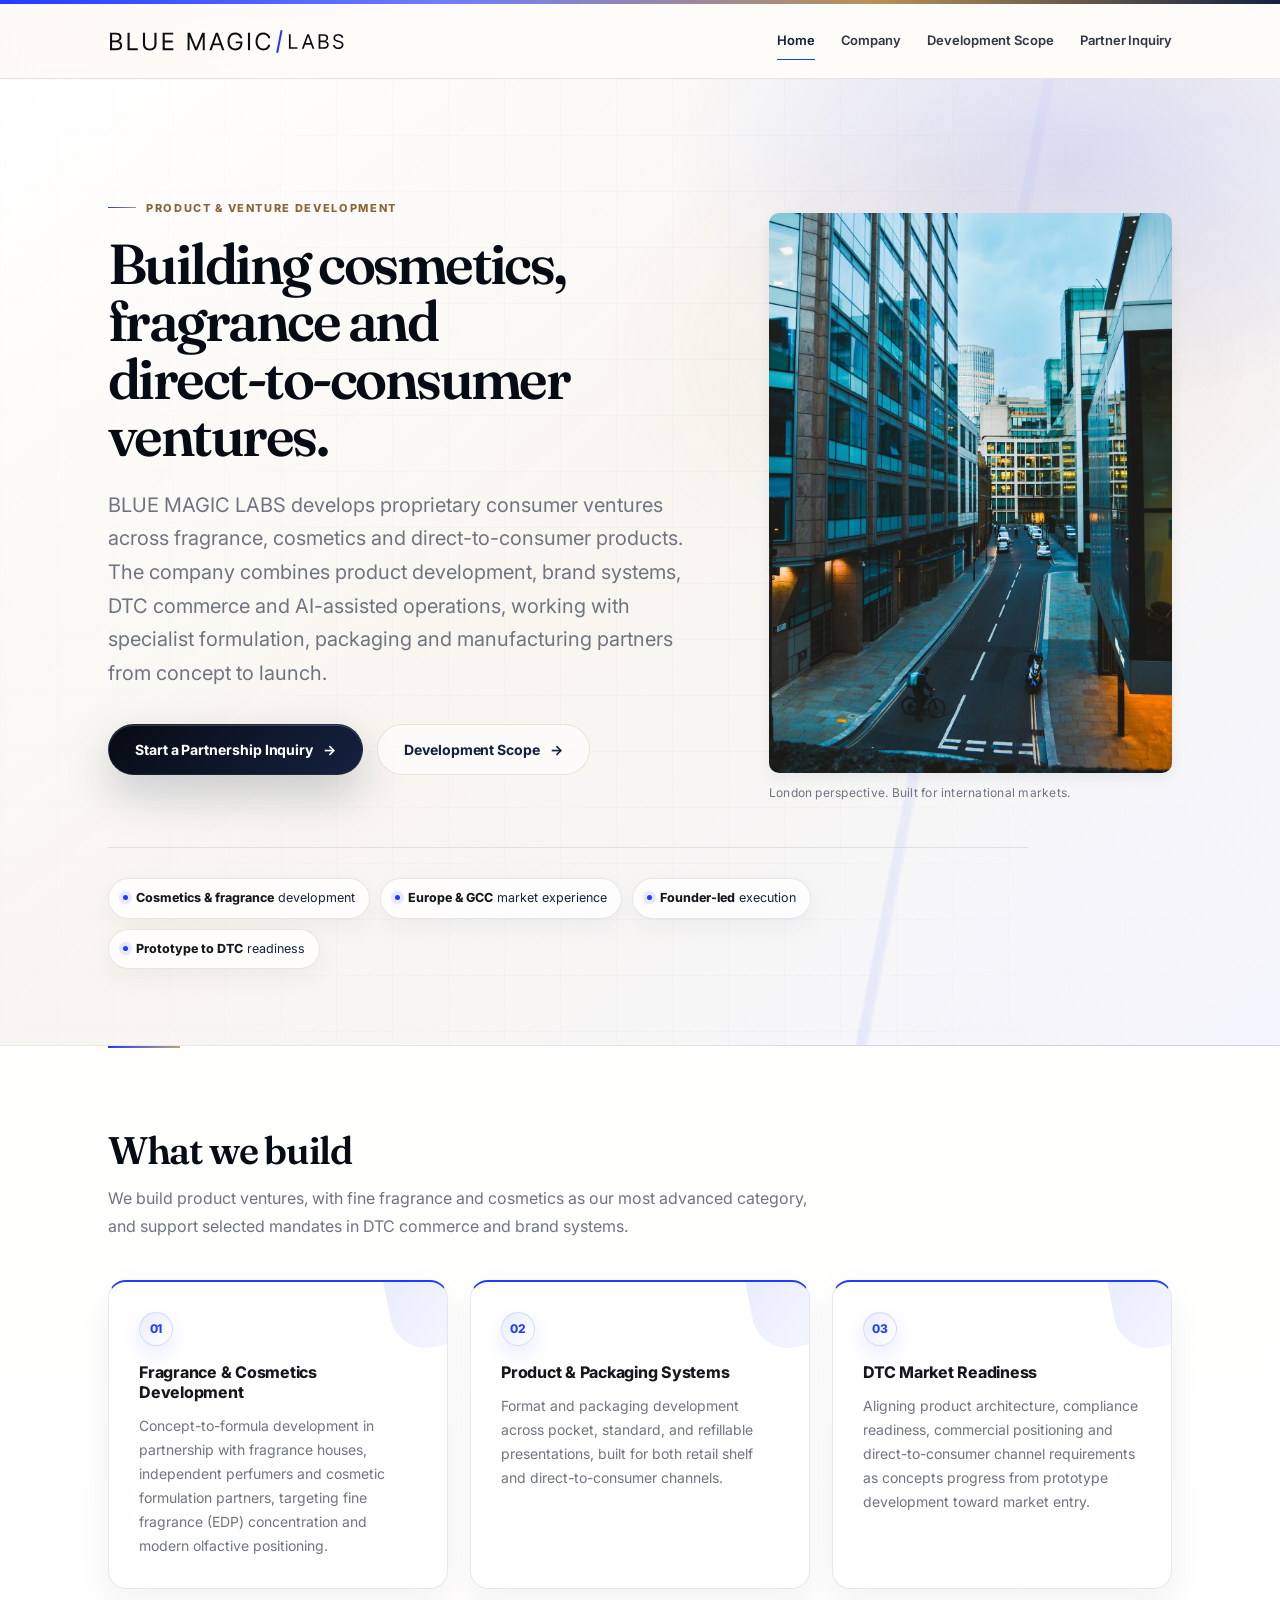
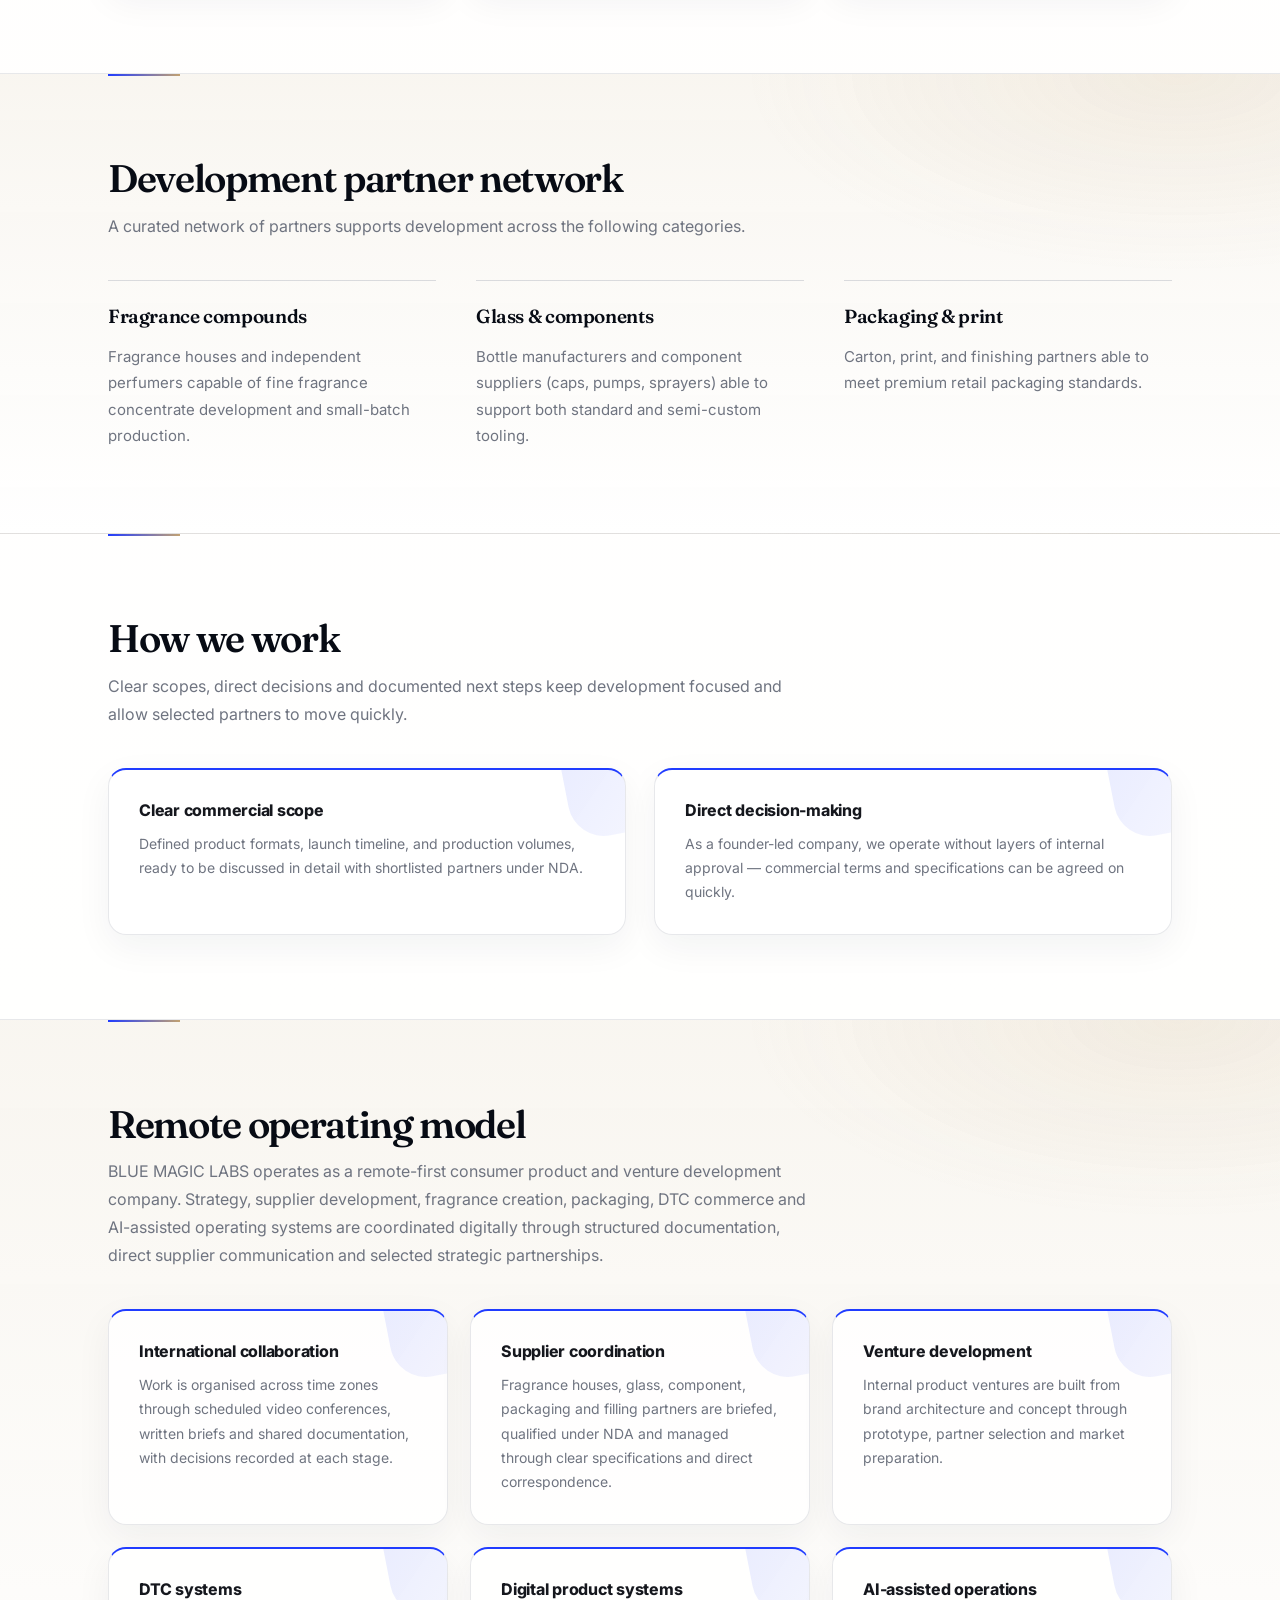
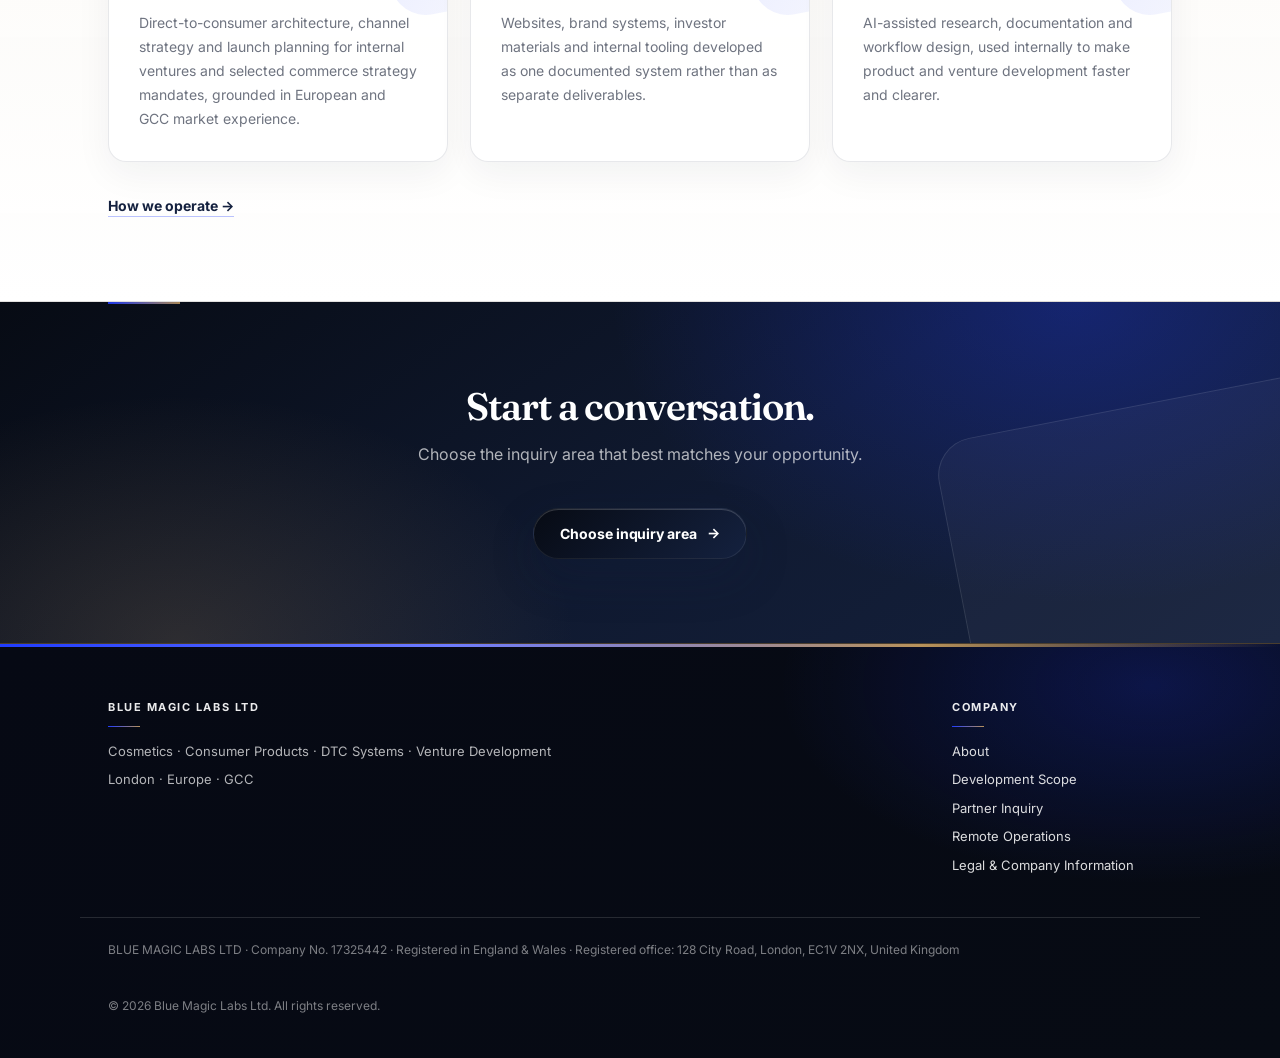
<file: index.html>
<!DOCTYPE html>
<html lang="en">
<head>
<meta charset="UTF-8">
<meta name="viewport" content="width=device-width, initial-scale=1.0">
<title>Blue Magic Labs Ltd — Venture Development for Cosmetics, Fragrance &amp; DTC Brands</title>
<meta name="description" content="UK-registered, remote-first product and venture development company for cosmetics, fragrance and direct-to-consumer brands.">
<link rel="canonical" href="https://bluemagic-labs.com/">
<meta property="og:type" content="website">
<meta property="og:site_name" content="Blue Magic Labs Ltd">
<meta property="og:title" content="Blue Magic Labs Ltd — Venture Development for Cosmetics, Fragrance &amp; DTC Brands">
<meta property="og:description" content="UK-registered, remote-first product and venture development company for cosmetics, fragrance and direct-to-consumer brands.">
<meta property="og:url" content="https://bluemagic-labs.com/">
<meta property="og:image" content="https://bluemagic-labs.com/assets/brand/blue-magic-labs-social-avatar-512.png">
<link rel="preconnect" href="https://fonts.googleapis.com">
<link href="https://fonts.googleapis.com/css2?family=Inter:wght@400;500;600;700&family=Fraunces:opsz,wght@9..144,500;9..144,600&display=swap" rel="stylesheet">
<link rel="stylesheet" href="css/style.css">
<link rel="icon" href="assets/brand/blue-magic-labs-favicon.svg" type="image/svg+xml">
<link rel="icon" href="assets/brand/blue-magic-labs-favicon-48.png" sizes="48x48" type="image/png">
<link rel="icon" href="assets/brand/blue-magic-labs-favicon-32.png" sizes="32x32" type="image/png">
<link rel="icon" href="assets/brand/blue-magic-labs-favicon-16.png" sizes="16x16" type="image/png">
<link rel="apple-touch-icon" href="assets/brand/apple-touch-icon.png" sizes="180x180">
<meta name="theme-color" content="#0E1630">
<script type="application/ld+json">
{
  "@context": "https://schema.org",
  "@type": "Organization",
  "name": "Blue Magic Labs Ltd",
  "legalName": "BLUE MAGIC LABS LTD",
  "url": "https://bluemagic-labs.com/",
  "logo": "https://bluemagic-labs.com/assets/brand/blue-magic-labs-social-avatar-512.png",
  "email": "partners@bluemagic-labs.com",
  "identifier": {
    "@type": "PropertyValue",
    "propertyID": "Companies House company number",
    "value": "17325442"
  },
  "foundingDate": "2026-07-07",
  "address": {
    "@type": "PostalAddress",
    "streetAddress": "128 City Road",
    "addressLocality": "London",
    "postalCode": "EC1V 2NX",
    "addressCountry": "GB"
  }
}
</script>
</head>
<body>
<div class="accent-bar"></div>

<header class="site">
  <div class="wrap nav-row">
    <a href="index.html" class="header-logo">
      <picture>
        <source media="(max-width: 760px)" srcset="assets/brand/blue-magic-labs-social-avatar-512.png">
        <img src="assets/brand/blue-magic-labs-header-light.svg" alt="Blue Magic Labs" width="238" height="27" loading="eager">
      </picture>
    </a>
    <button type="button" class="nav-toggle" aria-label="Open menu" aria-expanded="false" aria-controls="primary-navigation">
      <span class="nav-toggle-bar"></span>
      <span class="nav-toggle-bar"></span>
      <span class="nav-toggle-bar"></span>
    </button>
    <nav class="main" id="primary-navigation">
      <a href="index.html" class="current">Home</a>
      <a href="company.html">Company</a>
      <a href="capabilities.html">Development Scope</a>
      <a href="contact.html">Partner Inquiry</a>
    </nav>
  </div>
</header>

<section class="hero hero-london">
  <div class="wrap">
    <div class="hero-london-grid">
      <div class="hero-london-copy">
        <div class="eyebrow">Product &amp; Venture Development</div>
        <h1>Building cosmetics, fragrance and <span class="nowrap-desktop">direct-to-consumer</span> ventures.</h1>
        <p class="lede">BLUE MAGIC LABS develops proprietary consumer ventures across fragrance, cosmetics and direct-to-consumer products. The company combines product development, brand systems, DTC commerce and AI-assisted operations, working with specialist formulation, packaging and manufacturing partners from concept to launch.</p>

        <div class="hero-ctas">
          <a href="contact.html" class="btn">Start a Partnership Inquiry</a>
          <a href="capabilities.html" class="btn ghost">Development Scope</a>
        </div>
      </div>
      <div class="hero-london-media">
        <img class="hero-london-photo" src="assets/london-city-content.jpg" alt="Modern commercial architecture and street life in London">
        <p class="hero-london-caption">London perspective. Built for international markets.</p>
      </div>
    </div>

    <div class="facts">
      <div><strong>Cosmetics &amp; fragrance</strong> development</div>
      <div><strong>Europe &amp; GCC</strong> market experience</div>
      <div><strong>Founder-led</strong> execution</div>
      <div><strong>Prototype to DTC</strong> readiness</div>
    </div>
  </div>
</section>

<section class="block">
  <div class="wrap">
    <h2>What we build</h2>
    <p class="section-intro">We build product ventures, with fine fragrance and cosmetics as our most advanced category, and support selected mandates in DTC commerce and brand systems.</p>
    <div class="grid-3">
      <div class="card accent-blue">
        <span class="num">01</span>
        <h3>Fragrance &amp; Cosmetics Development</h3>
        <p>Concept-to-formula development in partnership with fragrance houses, independent perfumers and cosmetic formulation partners, targeting fine fragrance (EDP) concentration and modern olfactive positioning.</p>
      </div>
      <div class="card accent-blue">
        <span class="num">02</span>
        <h3>Product &amp; Packaging Systems</h3>
        <p>Format and packaging development across pocket, standard, and refillable presentations, built for both retail shelf and direct-to-consumer channels.</p>
      </div>
      <div class="card accent-blue">
        <span class="num">03</span>
        <h3>DTC Market Readiness</h3>
        <p>Aligning product architecture, compliance readiness, commercial positioning and direct-to-consumer channel requirements as concepts progress from prototype development toward market entry.</p>
      </div>
    </div>
  </div>
</section>

<section class="block soft">
  <div class="wrap">
    <h2>Development partner network</h2>
    <p class="section-intro">A curated network of partners supports development across the following categories.</p>
    <div class="partner-grid">
      <div class="partner-item">
        <h3>Fragrance compounds</h3>
        <p>Fragrance houses and independent perfumers capable of fine fragrance concentrate development and small-batch production.</p>
      </div>
      <div class="partner-item">
        <h3>Glass &amp; components</h3>
        <p>Bottle manufacturers and component suppliers (caps, pumps, sprayers) able to support both standard and semi-custom tooling.</p>
      </div>
      <div class="partner-item">
        <h3>Packaging &amp; print</h3>
        <p>Carton, print, and finishing partners able to meet premium retail packaging standards.</p>
      </div>
    </div>
  </div>
</section>

<section class="block">
  <div class="wrap">
    <h2>How we work</h2>
    <p class="section-intro">Clear scopes, direct decisions and documented next steps keep development focused and allow selected partners to move quickly.</p>
    <div class="grid-2">
      <div class="card accent-blue">
        <h3>Clear commercial scope</h3>
        <p>Defined product formats, launch timeline, and production volumes, ready to be discussed in detail with shortlisted partners under NDA.</p>
      </div>
      <div class="card accent-blue">
        <h3>Direct decision-making</h3>
        <p>As a founder-led company, we operate without layers of internal approval — commercial terms and specifications can be agreed on quickly.</p>
      </div>
    </div>
  </div>
</section>

<section class="block soft" id="remote-operating-model">
  <div class="wrap">
    <h2>Remote operating model</h2>
    <p class="section-intro">BLUE MAGIC LABS operates as a remote-first consumer product and venture development company. Strategy, supplier development, fragrance creation, packaging, DTC commerce and AI-assisted operating systems are coordinated digitally through structured documentation, direct supplier communication and selected strategic partnerships.</p>
    <div class="grid-3">
      <div class="card accent-blue">
        <h3>International collaboration</h3>
        <p>Work is organised across time zones through scheduled video conferences, written briefs and shared documentation, with decisions recorded at each stage.</p>
      </div>
      <div class="card accent-blue">
        <h3>Supplier coordination</h3>
        <p>Fragrance houses, glass, component, packaging and filling partners are briefed, qualified under NDA and managed through clear specifications and direct correspondence.</p>
      </div>
      <div class="card accent-blue">
        <h3>Venture development</h3>
        <p>Internal product ventures are built from brand architecture and concept through prototype, partner selection and market preparation.</p>
      </div>
      <div class="card accent-blue">
        <h3>DTC systems</h3>
        <p>Direct-to-consumer architecture, channel strategy and launch planning for internal ventures and selected commerce strategy mandates, grounded in European and GCC market experience.</p>
      </div>
      <div class="card accent-blue">
        <h3>Digital product systems</h3>
        <p>Websites, brand systems, investor materials and internal tooling developed as one documented system rather than as separate deliverables.</p>
      </div>
      <div class="card accent-blue">
        <h3>AI-assisted operations</h3>
        <p>AI-assisted research, documentation and workflow design, used internally to make product and venture development faster and clearer.</p>
      </div>
    </div>
    <p class="section-link"><a href="remote-operations.html">How we operate&nbsp;&rarr;</a></p>
  </div>
</section>

<section class="block dark">
  <div class="wrap" style="text-align:center;">
    <h2>Start a conversation.</h2>
    <p class="section-intro" style="margin-left:auto;margin-right:auto;">Choose the inquiry area that best matches your opportunity.</p>
    <a href="contact.html" class="btn">Choose inquiry area</a>
  </div>
</section>

<footer class="site">
  <div class="wrap">
    <div class="col">
      <h4>Blue Magic Labs Ltd</h4>
      <div>Cosmetics · Consumer Products · DTC Systems · Venture Development</div>
      <div>London · Europe · GCC</div>
    </div>
    <div class="col">
      <h4>Company</h4>
      <div><a href="company.html">About</a></div>
      <div><a href="capabilities.html">Development Scope</a></div>
      <div><a href="contact.html">Partner Inquiry</a></div>
      <div><a href="remote-operations.html">Remote Operations</a></div>
      <div><a href="legal.html">Legal &amp; Company Information</a></div>
    </div>
  </div>
  <div class="wrap bottom">
    <div class="legal-line">BLUE MAGIC LABS LTD · Company No. 17325442 · Registered in England &amp; Wales · Registered office: 128 City Road, London, EC1V 2NX, United Kingdom</div>
    <div>© 2026 Blue Magic Labs Ltd. All rights reserved.</div>
  </div>
</footer>

<script src="js/nav.js" defer></script>
</body>
</html>
</file>
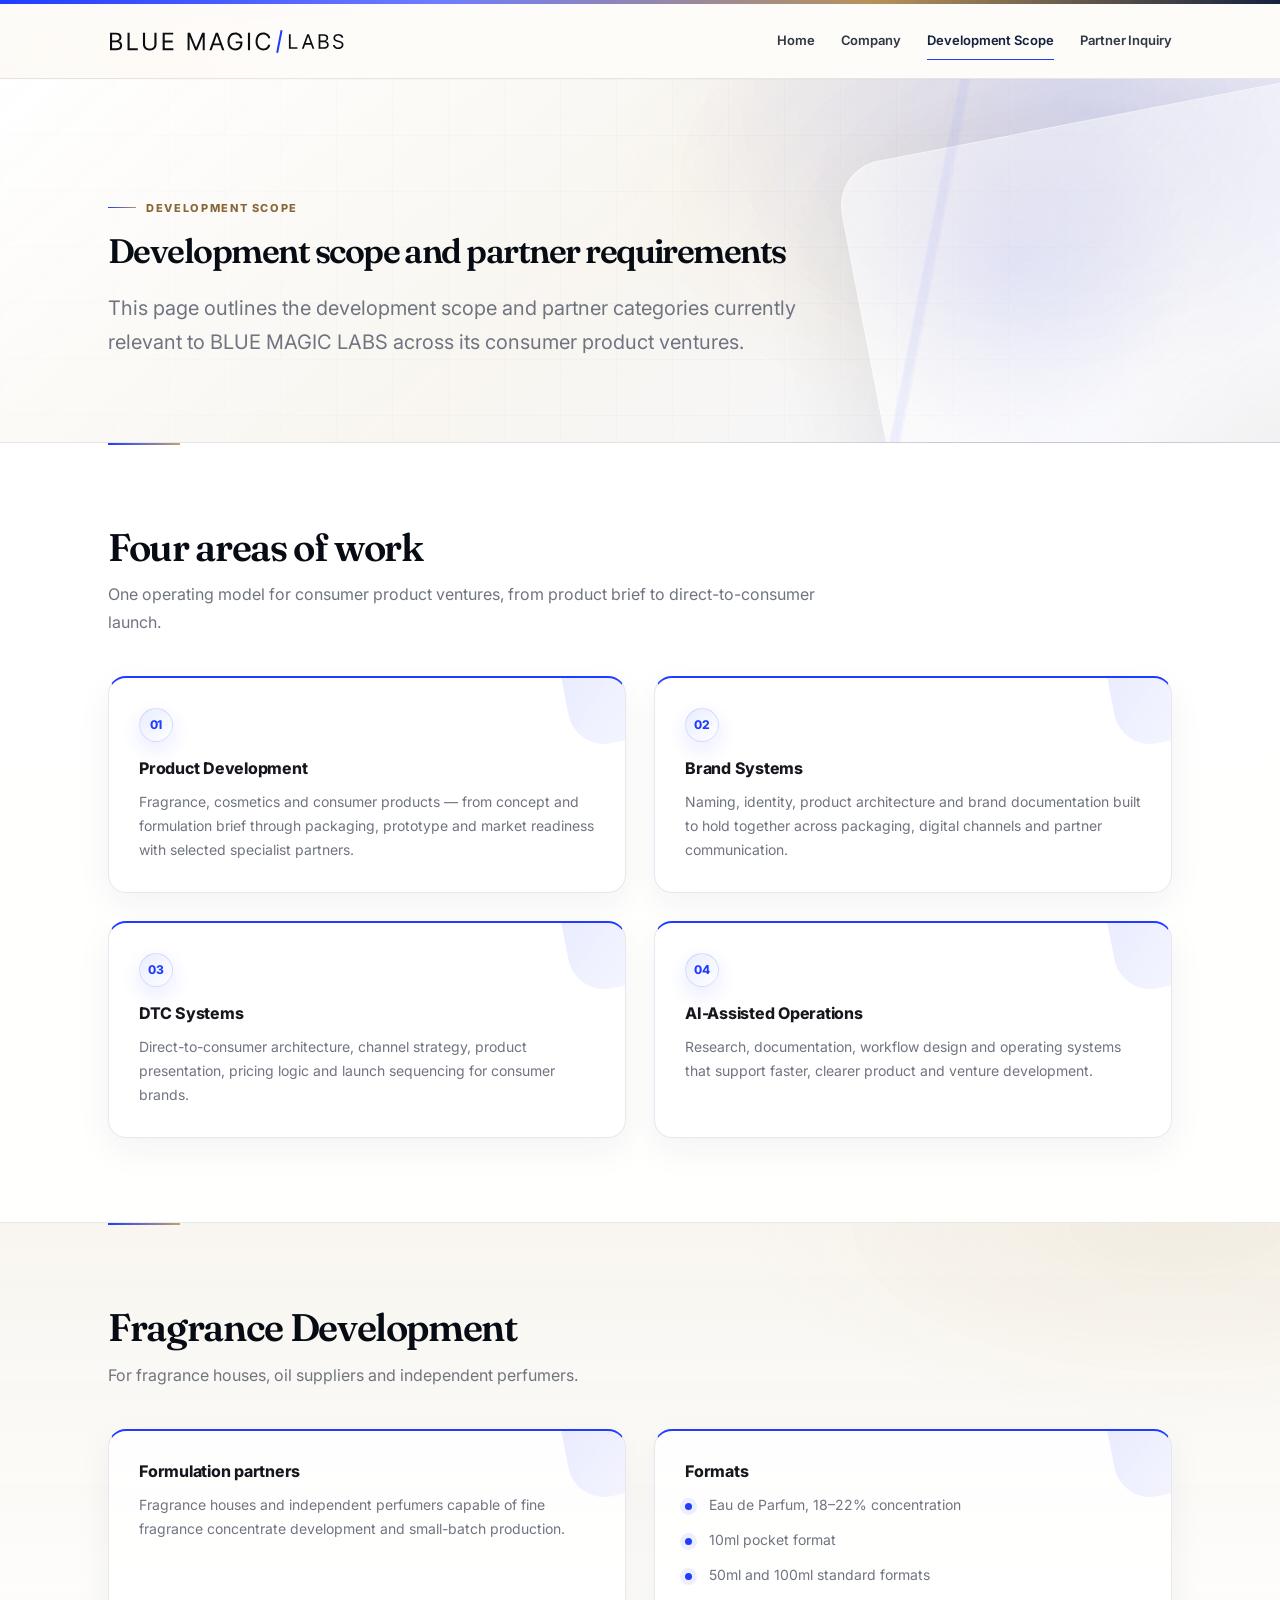
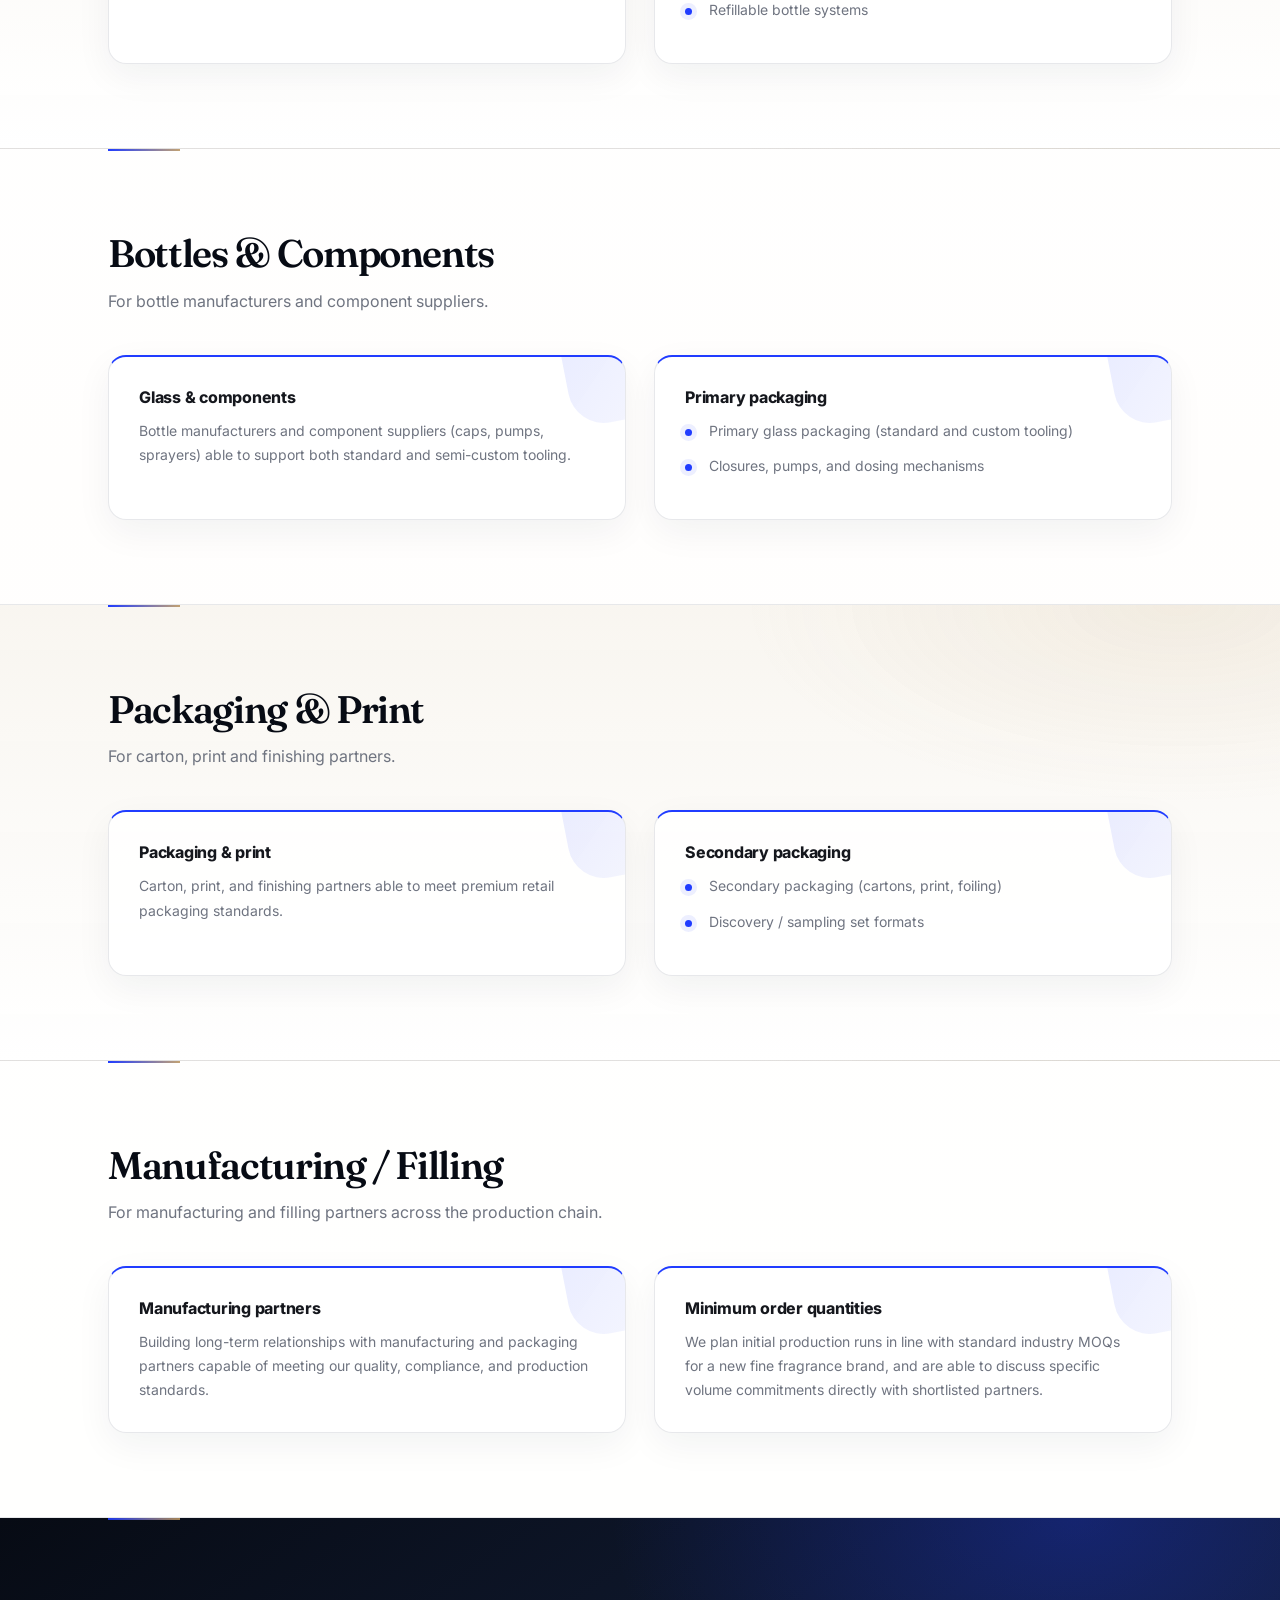
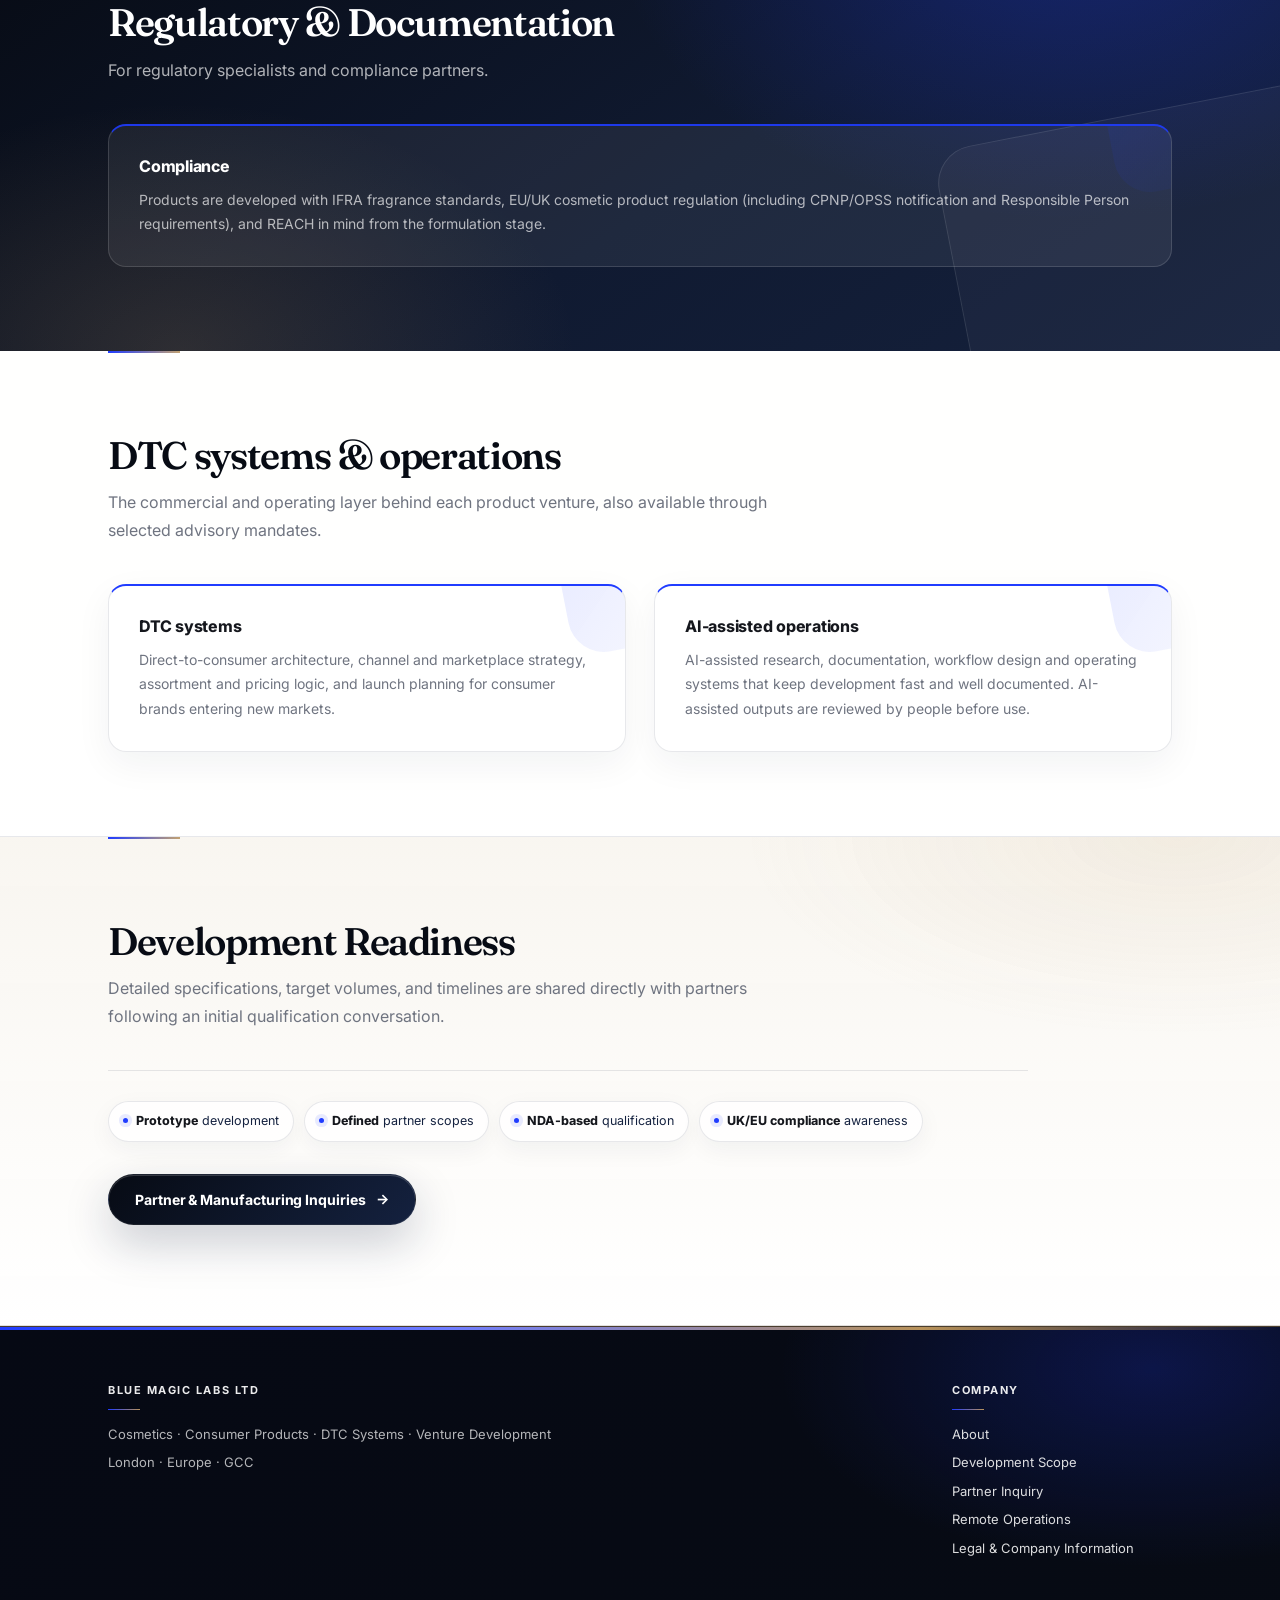
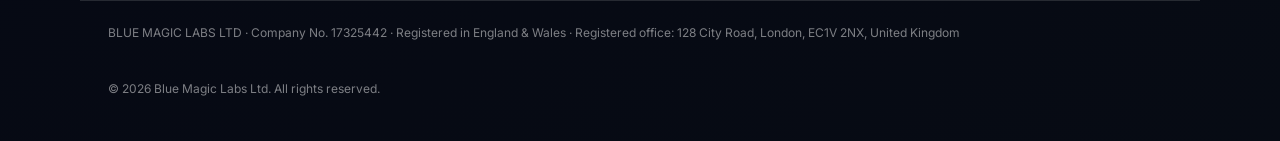
<file: capabilities.html>
<!DOCTYPE html>
<html lang="en">
<head>
<meta charset="UTF-8">
<meta name="viewport" content="width=device-width, initial-scale=1.0">
<title>Development Scope — Blue Magic Labs Ltd</title>
<meta name="description" content="Product development, brand systems, DTC systems and AI-assisted operations — plus formats, sourcing scope and compliance standards for manufacturing partners.">
<link rel="canonical" href="https://bluemagic-labs.com/capabilities">
<meta property="og:type" content="website">
<meta property="og:site_name" content="Blue Magic Labs Ltd">
<meta property="og:title" content="Development Scope — Blue Magic Labs Ltd">
<meta property="og:description" content="Product development, brand systems, DTC systems and AI-assisted operations — plus formats, sourcing scope and compliance standards for manufacturing partners.">
<meta property="og:url" content="https://bluemagic-labs.com/capabilities">
<meta property="og:image" content="https://bluemagic-labs.com/assets/brand/blue-magic-labs-social-avatar-512.png">
<link rel="preconnect" href="https://fonts.googleapis.com">
<link href="https://fonts.googleapis.com/css2?family=Inter:wght@400;500;600;700&family=Fraunces:opsz,wght@9..144,500;9..144,600&display=swap" rel="stylesheet">
<link rel="stylesheet" href="css/style.css">
<link rel="icon" href="assets/brand/blue-magic-labs-favicon.svg" type="image/svg+xml">
<link rel="icon" href="assets/brand/blue-magic-labs-favicon-48.png" sizes="48x48" type="image/png">
<link rel="icon" href="assets/brand/blue-magic-labs-favicon-32.png" sizes="32x32" type="image/png">
<link rel="icon" href="assets/brand/blue-magic-labs-favicon-16.png" sizes="16x16" type="image/png">
<link rel="apple-touch-icon" href="assets/brand/apple-touch-icon.png" sizes="180x180">
<meta name="theme-color" content="#0E1630">
</head>
<body>
<div class="accent-bar"></div>

<header class="site">
  <div class="wrap nav-row">
    <a href="index.html" class="header-logo">
      <picture>
        <source media="(max-width: 760px)" srcset="assets/brand/blue-magic-labs-social-avatar-512.png">
        <img src="assets/brand/blue-magic-labs-header-light.svg" alt="Blue Magic Labs" width="238" height="27" loading="eager">
      </picture>
    </a>
    <button type="button" class="nav-toggle" aria-label="Open menu" aria-expanded="false" aria-controls="primary-navigation">
      <span class="nav-toggle-bar"></span>
      <span class="nav-toggle-bar"></span>
      <span class="nav-toggle-bar"></span>
    </button>
    <nav class="main" id="primary-navigation">
      <a href="index.html">Home</a>
      <a href="company.html">Company</a>
      <a href="capabilities.html" class="current">Development Scope</a>
      <a href="contact.html">Partner Inquiry</a>
    </nav>
  </div>
</header>

<section class="hero" style="padding-bottom:48px;">
  <div class="wrap">
    <div class="eyebrow">Development Scope</div>
    <h1 style="font-size:34px;">Development scope and partner requirements</h1>
    <p class="lede">This page outlines the development scope and partner categories currently relevant to BLUE MAGIC LABS across its consumer product ventures.</p>
  </div>
</section>

<section class="block" id="areas-of-work">
  <div class="wrap">
    <h2>Four areas of work</h2>
    <p class="section-intro">One operating model for consumer product ventures, from product brief to direct-to-consumer launch.</p>
    <div class="grid-2">
      <div class="card accent-blue">
        <span class="num">01</span>
        <h3>Product Development</h3>
        <p>Fragrance, cosmetics and consumer products — from concept and formulation brief through packaging, prototype and market readiness with selected specialist partners.</p>
      </div>
      <div class="card accent-blue">
        <span class="num">02</span>
        <h3>Brand Systems</h3>
        <p>Naming, identity, product architecture and brand documentation built to hold together across packaging, digital channels and partner communication.</p>
      </div>
      <div class="card accent-blue">
        <span class="num">03</span>
        <h3>DTC Systems</h3>
        <p>Direct-to-consumer architecture, channel strategy, product presentation, pricing logic and launch sequencing for consumer brands.</p>
      </div>
      <div class="card accent-blue">
        <span class="num">04</span>
        <h3>AI-Assisted Operations</h3>
        <p>Research, documentation, workflow design and operating systems that support faster, clearer product and venture development.</p>
      </div>
    </div>
  </div>
</section>

<section class="block soft" id="fragrance-development">
  <div class="wrap">
    <h2>Fragrance Development</h2>
    <p class="section-intro">For fragrance houses, oil suppliers and independent perfumers.</p>
    <div class="grid-2">
      <div class="card accent-blue">
        <h3>Formulation partners</h3>
        <p>Fragrance houses and independent perfumers capable of fine fragrance concentrate development and small-batch production.</p>
      </div>
      <div class="card accent-blue">
        <h3>Formats</h3>
        <ul class="plain">
          <li>Eau de Parfum, 18–22% concentration</li>
          <li>10ml pocket format</li>
          <li>50ml and 100ml standard formats</li>
          <li>Refillable bottle systems</li>
        </ul>
      </div>
    </div>
  </div>
</section>

<section class="block" id="bottles-components">
  <div class="wrap">
    <h2>Bottles &amp; Components</h2>
    <p class="section-intro">For bottle manufacturers and component suppliers.</p>
    <div class="grid-2">
      <div class="card accent-blue">
        <h3>Glass &amp; components</h3>
        <p>Bottle manufacturers and component suppliers (caps, pumps, sprayers) able to support both standard and semi-custom tooling.</p>
      </div>
      <div class="card accent-blue">
        <h3>Primary packaging</h3>
        <ul class="plain">
          <li>Primary glass packaging (standard and custom tooling)</li>
          <li>Closures, pumps, and dosing mechanisms</li>
        </ul>
      </div>
    </div>
  </div>
</section>

<section class="block soft" id="packaging-print">
  <div class="wrap">
    <h2>Packaging &amp; Print</h2>
    <p class="section-intro">For carton, print and finishing partners.</p>
    <div class="grid-2">
      <div class="card accent-blue">
        <h3>Packaging &amp; print</h3>
        <p>Carton, print, and finishing partners able to meet premium retail packaging standards.</p>
      </div>
      <div class="card accent-blue">
        <h3>Secondary packaging</h3>
        <ul class="plain">
          <li>Secondary packaging (cartons, print, foiling)</li>
          <li>Discovery / sampling set formats</li>
        </ul>
      </div>
    </div>
  </div>
</section>

<section class="block" id="manufacturing-filling">
  <div class="wrap">
    <h2>Manufacturing / Filling</h2>
    <p class="section-intro">For manufacturing and filling partners across the production chain.</p>
    <div class="grid-2">
      <div class="card accent-blue">
        <h3>Manufacturing partners</h3>
        <p>Building long-term relationships with manufacturing and packaging partners capable of meeting our quality, compliance, and production standards.</p>
      </div>
      <div class="card accent-blue">
        <h3>Minimum order quantities</h3>
        <p>We plan initial production runs in line with standard industry MOQs for a new fine fragrance brand, and are able to discuss specific volume commitments directly with shortlisted partners.</p>
      </div>
    </div>
  </div>
</section>

<section class="block dark" id="regulatory-documentation">
  <div class="wrap">
    <h2>Regulatory &amp; Documentation</h2>
    <p class="section-intro">For regulatory specialists and compliance partners.</p>
    <div class="card accent-blue">
      <h3>Compliance</h3>
      <p>Products are developed with IFRA fragrance standards, EU/UK cosmetic product regulation (including CPNP/OPSS notification and Responsible Person requirements), and REACH in mind from the formulation stage.</p>
    </div>
  </div>
</section>

<section class="block" id="dtc-operations">
  <div class="wrap">
    <h2>DTC systems &amp; operations</h2>
    <p class="section-intro">The commercial and operating layer behind each product venture, also available through selected advisory mandates.</p>
    <div class="grid-2">
      <div class="card accent-blue">
        <h3>DTC systems</h3>
        <p>Direct-to-consumer architecture, channel and marketplace strategy, assortment and pricing logic, and launch planning for consumer brands entering new markets.</p>
      </div>
      <div class="card accent-blue">
        <h3>AI-assisted operations</h3>
        <p>AI-assisted research, documentation, workflow design and operating systems that keep development fast and well documented. AI-assisted outputs are reviewed by people before use.</p>
      </div>
    </div>
  </div>
</section>

<section class="block soft" id="development-readiness">
  <div class="wrap">
    <h2>Development Readiness</h2>
    <p class="section-intro">Detailed specifications, target volumes, and timelines are shared directly with partners following an initial qualification conversation.</p>
    <div class="facts">
      <div><strong>Prototype</strong> development</div>
      <div><strong>Defined</strong> partner scopes</div>
      <div><strong>NDA-based</strong> qualification</div>
      <div><strong>UK/EU compliance</strong> awareness</div>
    </div>
    <p style="margin-top:32px;"><a href="contact.html" class="btn">Partner &amp; Manufacturing Inquiries</a></p>
  </div>
</section>

<footer class="site">
  <div class="wrap">
    <div class="col">
      <h4>Blue Magic Labs Ltd</h4>
      <div>Cosmetics · Consumer Products · DTC Systems · Venture Development</div>
      <div>London · Europe · GCC</div>
    </div>
    <div class="col">
      <h4>Company</h4>
      <div><a href="company.html">About</a></div>
      <div><a href="capabilities.html">Development Scope</a></div>
      <div><a href="contact.html">Partner Inquiry</a></div>
      <div><a href="remote-operations.html">Remote Operations</a></div>
      <div><a href="legal.html">Legal &amp; Company Information</a></div>
    </div>
  </div>
  <div class="wrap bottom">
    <div class="legal-line">BLUE MAGIC LABS LTD · Company No. 17325442 · Registered in England &amp; Wales · Registered office: 128 City Road, London, EC1V 2NX, United Kingdom</div>
    <div>© 2026 Blue Magic Labs Ltd. All rights reserved.</div>
  </div>
</footer>

<script src="js/nav.js" defer></script>
</body>
</html>
</file>
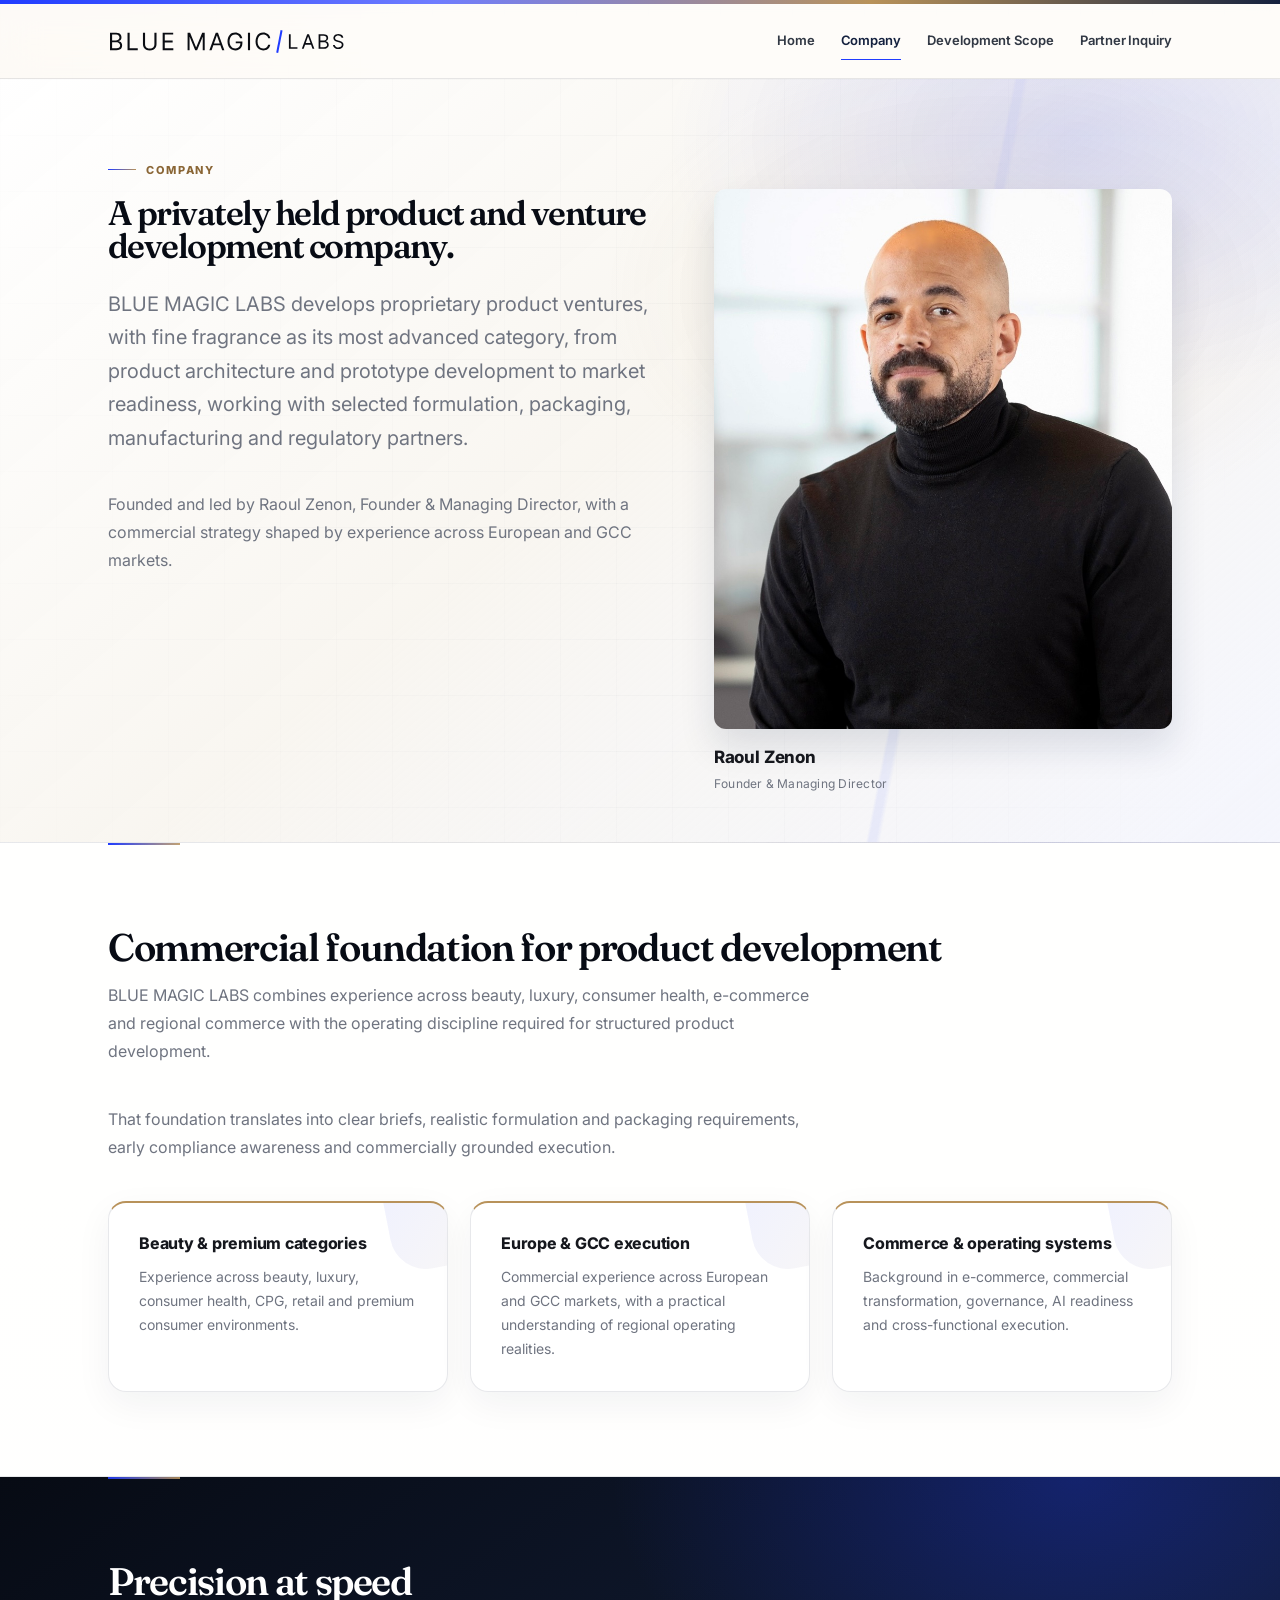
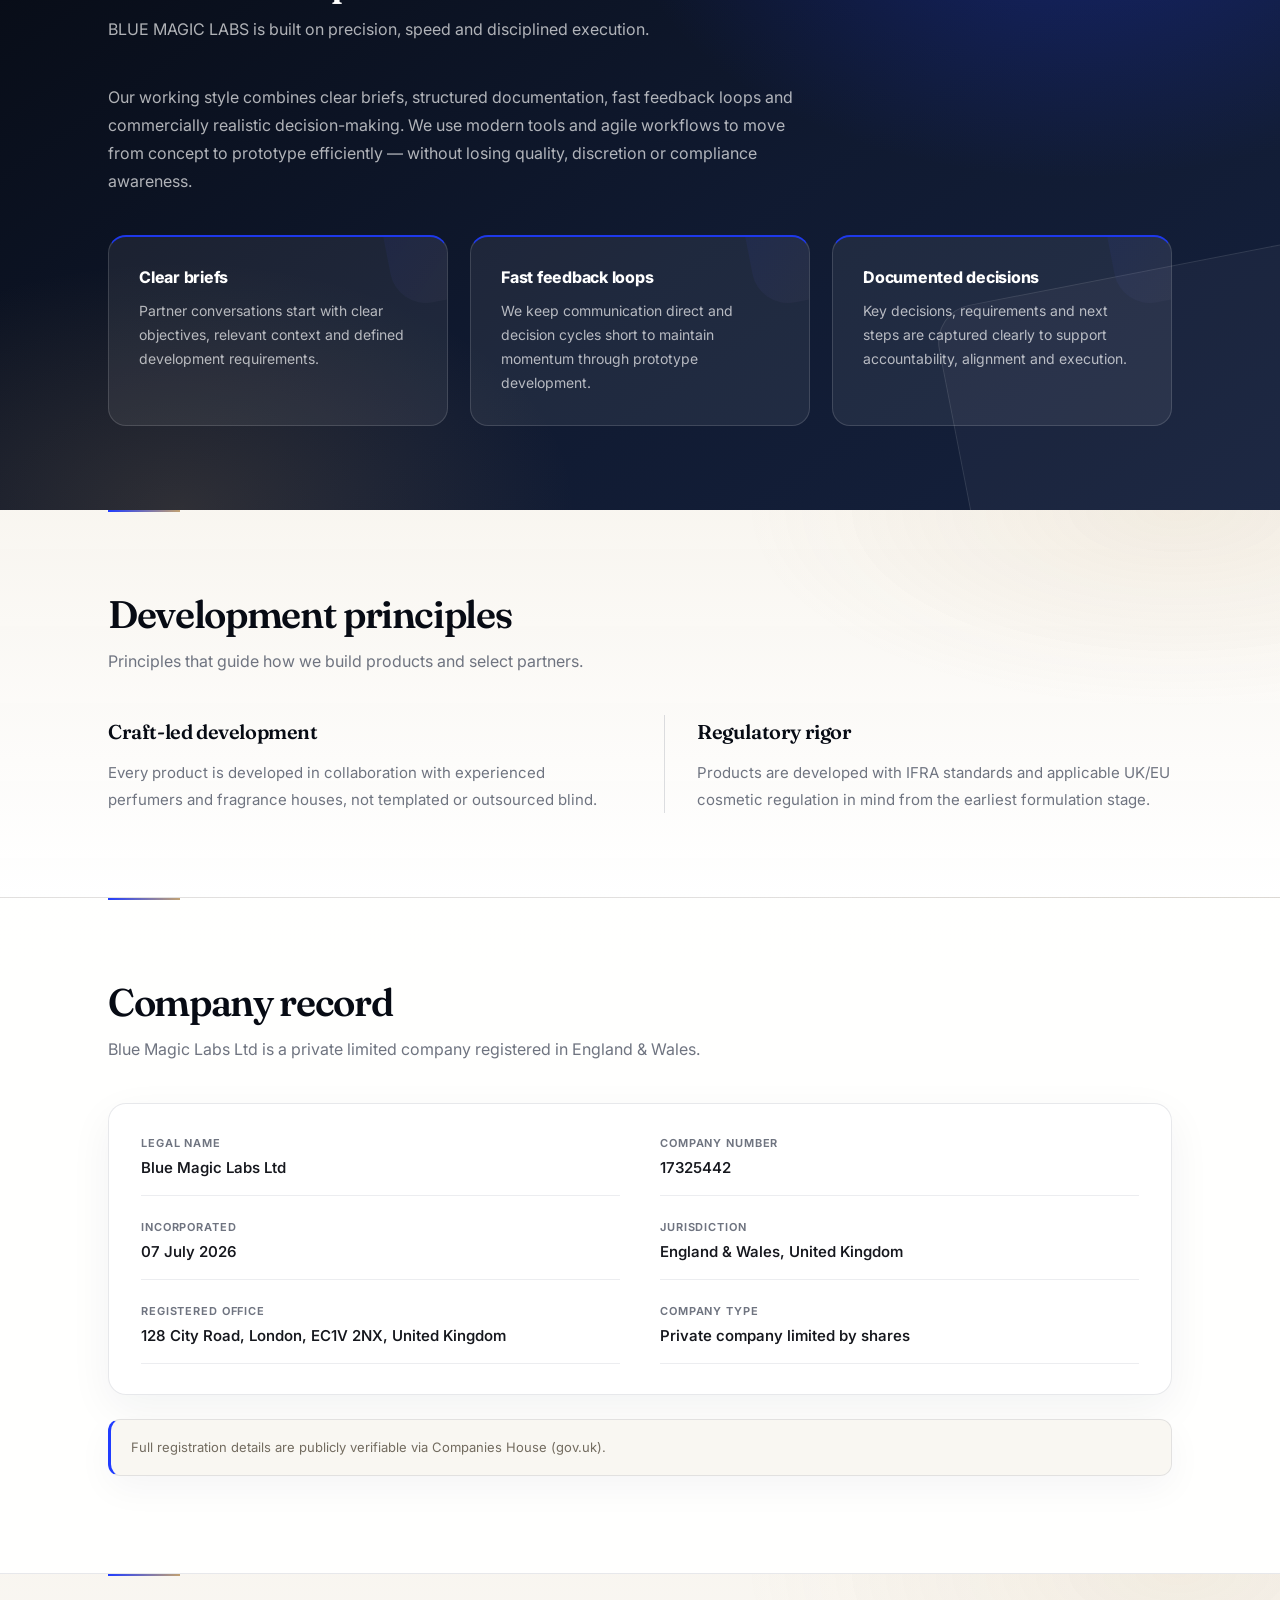
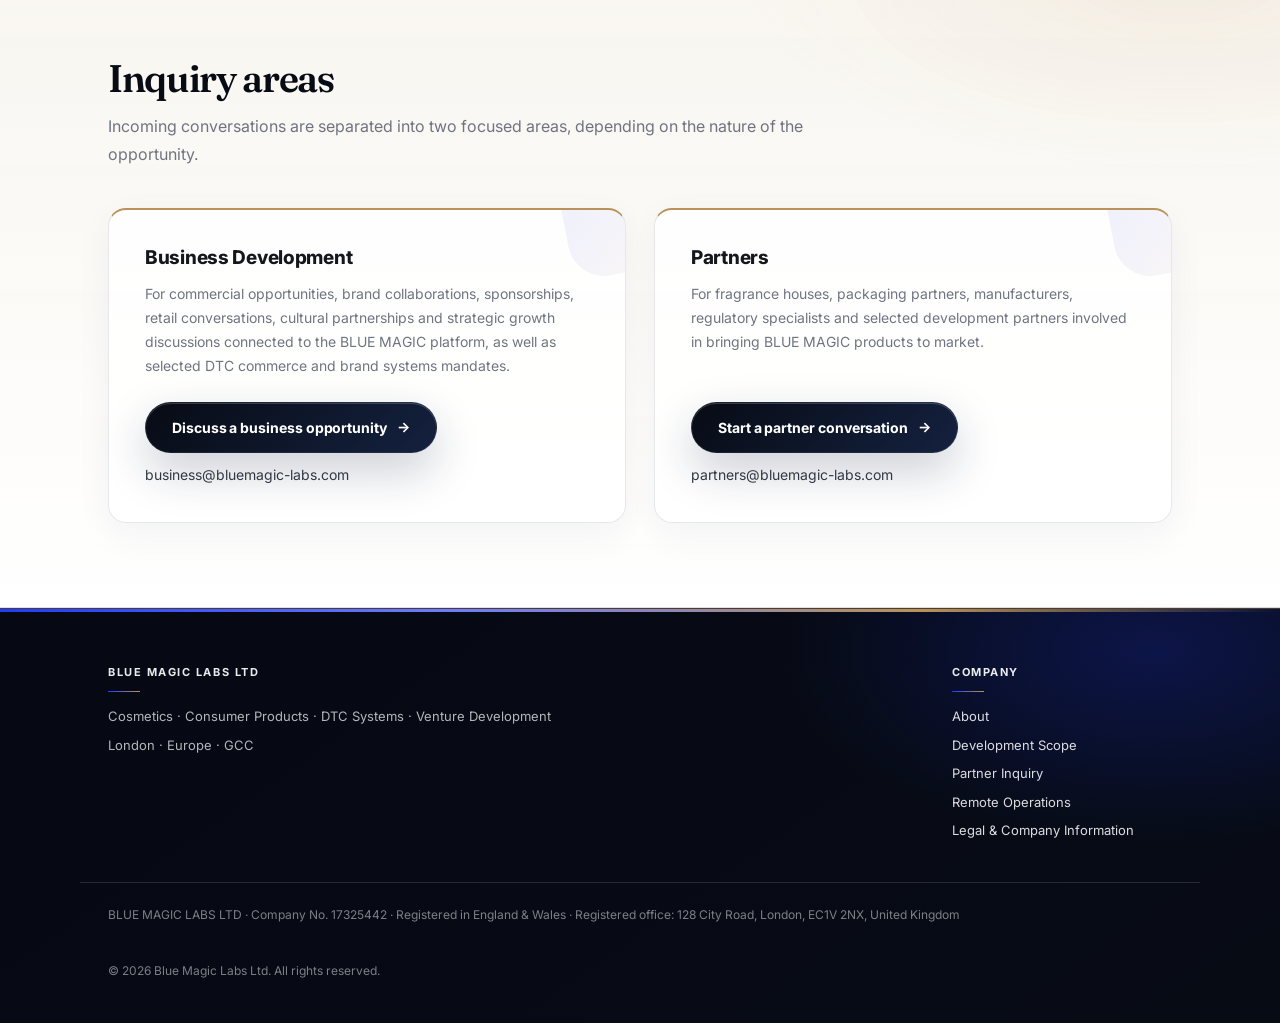
<file: company.html>
<!DOCTYPE html>
<html lang="en">
<head>
<meta charset="UTF-8">
<meta name="viewport" content="width=device-width, initial-scale=1.0">
<title>Company — Blue Magic Labs Ltd</title>
<meta name="description" content="Blue Magic Labs Ltd is a privately held UK company developing consumer product ventures for cosmetics, fragrance and direct-to-consumer brands.">
<link rel="canonical" href="https://bluemagic-labs.com/company">
<meta property="og:type" content="website">
<meta property="og:site_name" content="Blue Magic Labs Ltd">
<meta property="og:title" content="Company — Blue Magic Labs Ltd">
<meta property="og:description" content="Blue Magic Labs Ltd is a privately held UK company developing consumer product ventures for cosmetics, fragrance and direct-to-consumer brands.">
<meta property="og:url" content="https://bluemagic-labs.com/company">
<meta property="og:image" content="https://bluemagic-labs.com/assets/brand/blue-magic-labs-social-avatar-512.png">
<link rel="preconnect" href="https://fonts.googleapis.com">
<link href="https://fonts.googleapis.com/css2?family=Inter:wght@400;500;600;700&family=Fraunces:opsz,wght@9..144,500;9..144,600&display=swap" rel="stylesheet">
<link rel="stylesheet" href="css/style.css">
<link rel="icon" href="assets/brand/blue-magic-labs-favicon.svg" type="image/svg+xml">
<link rel="icon" href="assets/brand/blue-magic-labs-favicon-48.png" sizes="48x48" type="image/png">
<link rel="icon" href="assets/brand/blue-magic-labs-favicon-32.png" sizes="32x32" type="image/png">
<link rel="icon" href="assets/brand/blue-magic-labs-favicon-16.png" sizes="16x16" type="image/png">
<link rel="apple-touch-icon" href="assets/brand/apple-touch-icon.png" sizes="180x180">
<meta name="theme-color" content="#0E1630">
</head>
<body>
<div class="accent-bar"></div>

<header class="site">
  <div class="wrap nav-row">
    <a href="index.html" class="header-logo">
      <picture>
        <source media="(max-width: 760px)" srcset="assets/brand/blue-magic-labs-social-avatar-512.png">
        <img src="assets/brand/blue-magic-labs-header-light.svg" alt="Blue Magic Labs" width="238" height="27" loading="eager">
      </picture>
    </a>
    <button type="button" class="nav-toggle" aria-label="Open menu" aria-expanded="false" aria-controls="primary-navigation">
      <span class="nav-toggle-bar"></span>
      <span class="nav-toggle-bar"></span>
      <span class="nav-toggle-bar"></span>
    </button>
    <nav class="main" id="primary-navigation">
      <a href="index.html">Home</a>
      <a href="company.html" class="current">Company</a>
      <a href="capabilities.html">Development Scope</a>
      <a href="contact.html">Partner Inquiry</a>
    </nav>
  </div>
</header>

<section class="hero hero-founder" style="padding-bottom:48px;">
  <div class="wrap">
    <div class="hero-founder-grid">
      <div class="hero-founder-copy">
        <div class="eyebrow">Company</div>
        <h1 style="font-size:34px;">A privately held product and venture development company.</h1>
        <p class="lede">BLUE MAGIC LABS develops proprietary product ventures, with fine fragrance as its most advanced category, from product architecture and prototype development to market readiness, working with selected formulation, packaging, manufacturing and regulatory partners.</p>
        <p class="section-intro" style="margin-bottom:0;">Founded and led by Raoul Zenon, Founder &amp; Managing Director, with a commercial strategy shaped by experience across European and GCC markets.</p>
      </div>
      <div class="hero-founder-media">
        <img class="hero-founder-photo" src="assets/raoul-zenon-founder.jpg" alt="Raoul Zenon, Founder and Managing Director of BLUE MAGIC LABS">
        <div class="hero-founder-caption"><strong>Raoul Zenon</strong>Founder &amp; Managing Director</div>
      </div>
    </div>
  </div>
</section>

<section class="block">
  <div class="wrap">
    <h2>Commercial foundation for product development</h2>
    <p class="section-intro">BLUE MAGIC LABS combines experience across beauty, luxury, consumer health, e-commerce and regional commerce with the operating discipline required for structured product development.</p>
    <p class="section-intro">That foundation translates into clear briefs, realistic formulation and packaging requirements, early compliance awareness and commercially grounded execution.</p>
    <div class="grid-3">
      <div class="card">
        <h3>Beauty &amp; premium categories</h3>
        <p>Experience across beauty, luxury, consumer health, CPG, retail and premium consumer environments.</p>
      </div>
      <div class="card">
        <h3>Europe &amp; GCC execution</h3>
        <p>Commercial experience across European and GCC markets, with a practical understanding of regional operating realities.</p>
      </div>
      <div class="card">
        <h3>Commerce &amp; operating systems</h3>
        <p>Background in e-commerce, commercial transformation, governance, AI readiness and cross-functional execution.</p>
      </div>
    </div>
  </div>
</section>

<section class="block dark">
  <div class="wrap">
    <h2>Precision at speed</h2>
    <p class="section-intro">BLUE MAGIC LABS is built on precision, speed and disciplined execution.</p>
    <p class="section-intro">Our working style combines clear briefs, structured documentation, fast feedback loops and commercially realistic decision-making. We use modern tools and agile workflows to move from concept to prototype efficiently — without losing quality, discretion or compliance awareness.</p>
    <div class="grid-3">
      <div class="card">
        <h3>Clear briefs</h3>
        <p>Partner conversations start with clear objectives, relevant context and defined development requirements.</p>
      </div>
      <div class="card">
        <h3>Fast feedback loops</h3>
        <p>We keep communication direct and decision cycles short to maintain momentum through prototype development.</p>
      </div>
      <div class="card">
        <h3>Documented decisions</h3>
        <p>Key decisions, requirements and next steps are captured clearly to support accountability, alignment and execution.</p>
      </div>
    </div>
  </div>
</section>

<section class="block soft">
  <div class="wrap">
    <h2>Development principles</h2>
    <p class="section-intro">Principles that guide how we build products and select partners.</p>
    <div class="principles-grid">
      <div class="principle">
        <h3>Craft-led development</h3>
        <p>Every product is developed in collaboration with experienced perfumers and fragrance houses, not templated or outsourced blind.</p>
      </div>
      <div class="principle">
        <h3>Regulatory rigor</h3>
        <p>Products are developed with IFRA standards and applicable UK/EU cosmetic regulation in mind from the earliest formulation stage.</p>
      </div>
    </div>
  </div>
</section>

<section class="block">
  <div class="wrap">
    <h2>Company record</h2>
    <p class="section-intro">Blue Magic Labs Ltd is a private limited company registered in England &amp; Wales.</p>
    <div class="details-grid">
      <div class="detail"><span class="detail-label">Legal name</span><span class="detail-value">Blue Magic Labs Ltd</span></div>
      <div class="detail"><span class="detail-label">Company number</span><span class="detail-value">17325442</span></div>
      <div class="detail"><span class="detail-label">Incorporated</span><span class="detail-value">07 July 2026</span></div>
      <div class="detail"><span class="detail-label">Jurisdiction</span><span class="detail-value">England &amp; Wales, United Kingdom</span></div>
      <div class="detail"><span class="detail-label">Registered office</span><span class="detail-value">128 City Road, London, EC1V 2NX, United Kingdom</span></div>
      <div class="detail"><span class="detail-label">Company type</span><span class="detail-value">Private company limited by shares</span></div>
    </div>
    <p class="note">Full registration details are publicly verifiable via Companies House (gov.uk).</p>
  </div>
</section>

<section class="block soft">
  <div class="wrap">
    <h2>Inquiry areas</h2>
    <p class="section-intro">Incoming conversations are separated into two focused areas, depending on the nature of the opportunity.</p>
    <div class="grid-2">
      <div class="card inquiry-card">
        <h3>Business Development</h3>
        <p>For commercial opportunities, brand collaborations, sponsorships, retail conversations, cultural partnerships and strategic growth discussions connected to the BLUE MAGIC platform, as well as selected DTC commerce and brand systems mandates.</p>
        <div class="card-cta">
          <a href="mailto:business@bluemagic-labs.com?subject=Business%20Development%20Inquiry" class="btn">Discuss a business opportunity</a>
          <a class="card-email" href="mailto:business@bluemagic-labs.com">business@bluemagic-labs.com</a>
        </div>
      </div>
      <div class="card inquiry-card">
        <h3>Partners</h3>
        <p>For fragrance houses, packaging partners, manufacturers, regulatory specialists and selected development partners involved in bringing BLUE MAGIC products to market.</p>
        <div class="card-cta">
          <a href="mailto:partners@bluemagic-labs.com?subject=Partner%20Inquiry" class="btn">Start a partner conversation</a>
          <a class="card-email" href="mailto:partners@bluemagic-labs.com">partners@bluemagic-labs.com</a>
        </div>
      </div>
    </div>
  </div>
</section>

<footer class="site">
  <div class="wrap">
    <div class="col">
      <h4>Blue Magic Labs Ltd</h4>
      <div>Cosmetics · Consumer Products · DTC Systems · Venture Development</div>
      <div>London · Europe · GCC</div>
    </div>
    <div class="col">
      <h4>Company</h4>
      <div><a href="company.html">About</a></div>
      <div><a href="capabilities.html">Development Scope</a></div>
      <div><a href="contact.html">Partner Inquiry</a></div>
      <div><a href="remote-operations.html">Remote Operations</a></div>
      <div><a href="legal.html">Legal &amp; Company Information</a></div>
    </div>
  </div>
  <div class="wrap bottom">
    <div class="legal-line">BLUE MAGIC LABS LTD · Company No. 17325442 · Registered in England &amp; Wales · Registered office: 128 City Road, London, EC1V 2NX, United Kingdom</div>
    <div>© 2026 Blue Magic Labs Ltd. All rights reserved.</div>
  </div>
</footer>

<script src="js/nav.js" defer></script>
</body>
</html>
</file>
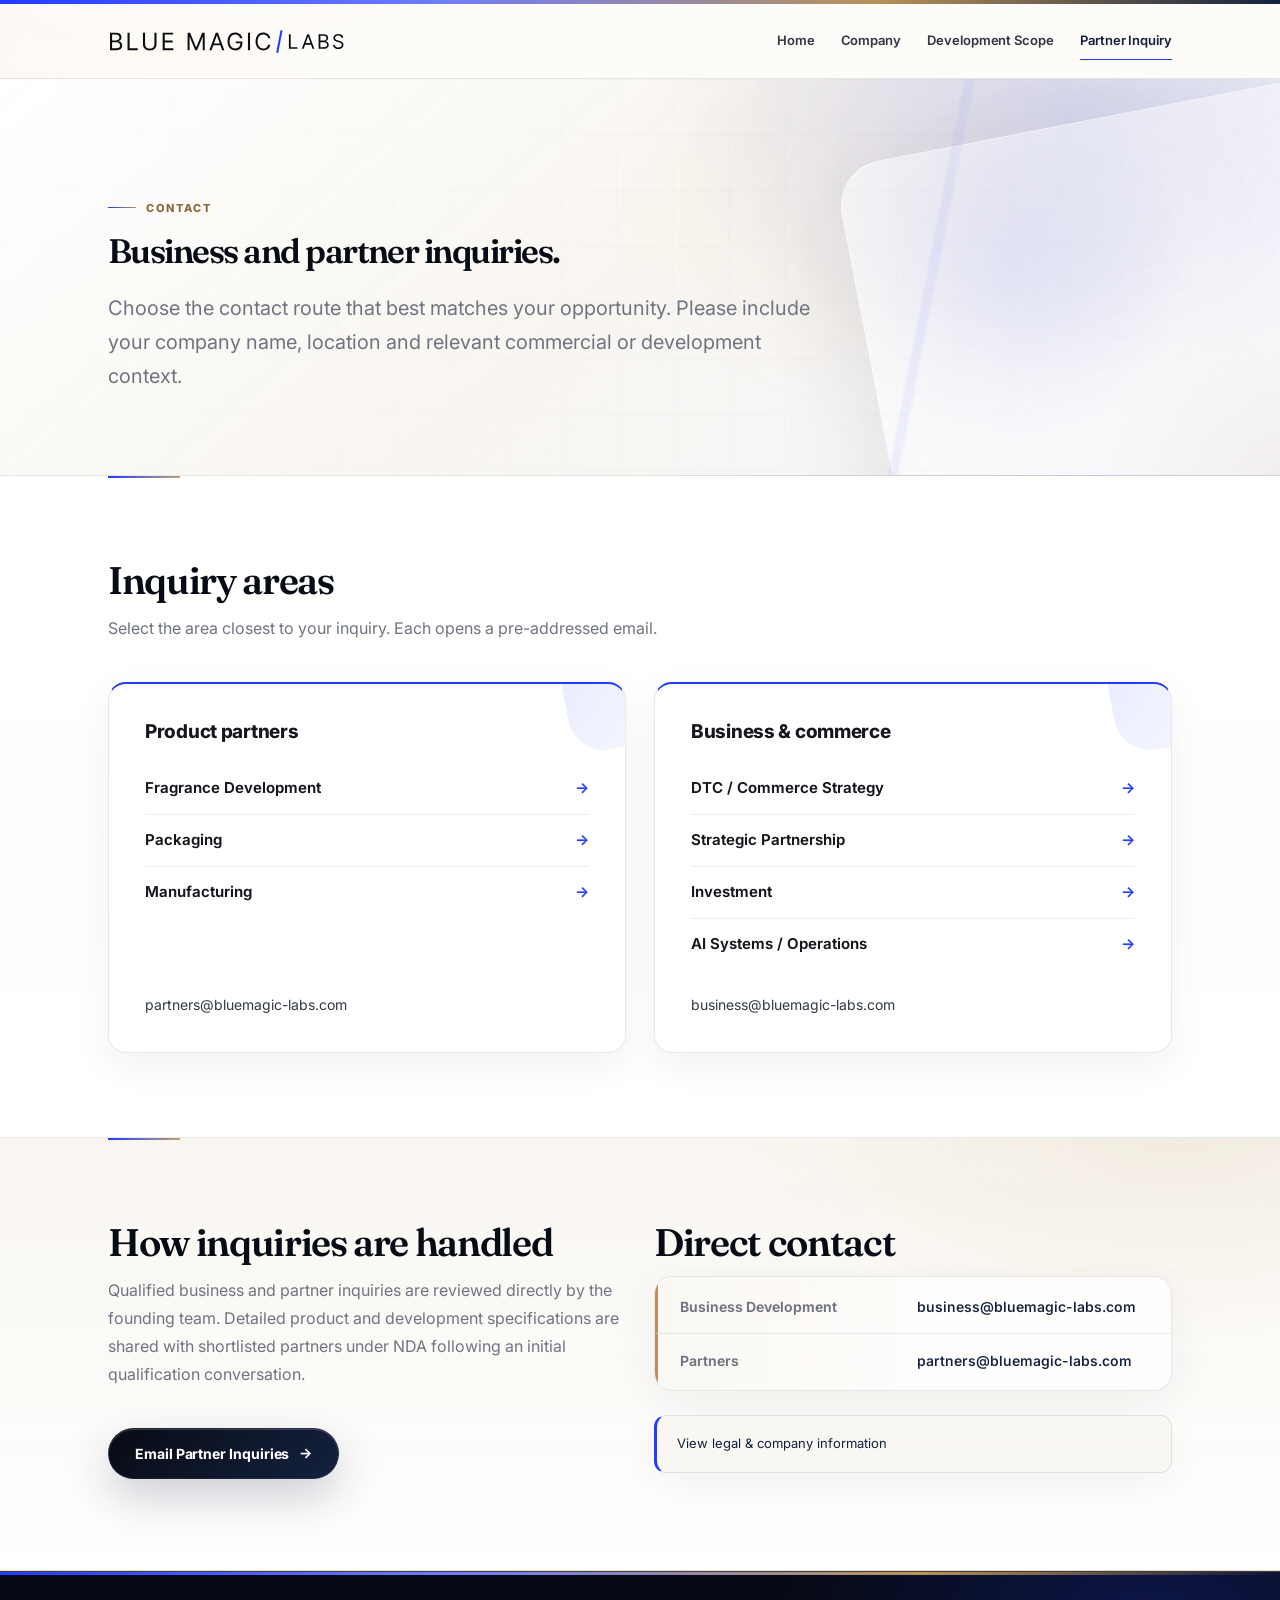
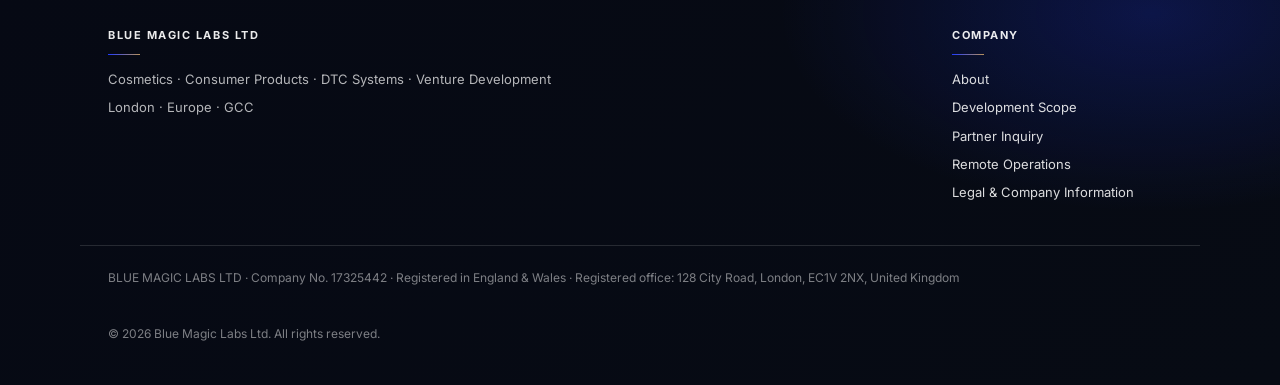
<file: contact.html>
<!DOCTYPE html>
<html lang="en">
<head>
<meta charset="UTF-8">
<meta name="viewport" content="width=device-width, initial-scale=1.0">
<title>Contact — Blue Magic Labs Ltd</title>
<meta name="description" content="Inquiries on fragrance development, packaging, manufacturing, DTC and commerce strategy, strategic partnerships, investment and AI systems.">
<link rel="canonical" href="https://bluemagic-labs.com/contact">
<meta property="og:type" content="website">
<meta property="og:site_name" content="Blue Magic Labs Ltd">
<meta property="og:title" content="Contact — Blue Magic Labs Ltd">
<meta property="og:description" content="Inquiries on fragrance development, packaging, manufacturing, DTC and commerce strategy, strategic partnerships, investment and AI systems.">
<meta property="og:url" content="https://bluemagic-labs.com/contact">
<meta property="og:image" content="https://bluemagic-labs.com/assets/brand/blue-magic-labs-social-avatar-512.png">
<link rel="preconnect" href="https://fonts.googleapis.com">
<link href="https://fonts.googleapis.com/css2?family=Inter:wght@400;500;600;700&family=Fraunces:opsz,wght@9..144,500;9..144,600&display=swap" rel="stylesheet">
<link rel="stylesheet" href="css/style.css">
<link rel="icon" href="assets/brand/blue-magic-labs-favicon.svg" type="image/svg+xml">
<link rel="icon" href="assets/brand/blue-magic-labs-favicon-48.png" sizes="48x48" type="image/png">
<link rel="icon" href="assets/brand/blue-magic-labs-favicon-32.png" sizes="32x32" type="image/png">
<link rel="icon" href="assets/brand/blue-magic-labs-favicon-16.png" sizes="16x16" type="image/png">
<link rel="apple-touch-icon" href="assets/brand/apple-touch-icon.png" sizes="180x180">
<meta name="theme-color" content="#0E1630">
</head>
<body>
<div class="accent-bar"></div>

<header class="site">
  <div class="wrap nav-row">
    <a href="index.html" class="header-logo">
      <picture>
        <source media="(max-width: 760px)" srcset="assets/brand/blue-magic-labs-social-avatar-512.png">
        <img src="assets/brand/blue-magic-labs-header-light.svg" alt="Blue Magic Labs" width="238" height="27" loading="eager">
      </picture>
    </a>
    <button type="button" class="nav-toggle" aria-label="Open menu" aria-expanded="false" aria-controls="primary-navigation">
      <span class="nav-toggle-bar"></span>
      <span class="nav-toggle-bar"></span>
      <span class="nav-toggle-bar"></span>
    </button>
    <nav class="main" id="primary-navigation">
      <a href="index.html">Home</a>
      <a href="company.html">Company</a>
      <a href="capabilities.html">Development Scope</a>
      <a href="contact.html" class="current">Partner Inquiry</a>
    </nav>
  </div>
</header>

<section class="hero" style="padding-bottom:48px;">
  <div class="wrap">
    <div class="eyebrow">Contact</div>
    <h1 style="font-size:34px;">Business and partner inquiries.</h1>
    <p class="lede">Choose the contact route that best matches your opportunity. Please include your company name, location and relevant commercial or development context.</p>
  </div>
</section>

<section class="block" id="inquiry-areas">
  <div class="wrap">
    <h2>Inquiry areas</h2>
    <p class="section-intro">Select the area closest to your inquiry. Each opens a pre-addressed email.</p>
    <div class="grid-2">
      <div class="card accent-blue inquiry-card">
        <h3>Product partners</h3>
        <ul class="inquiry-links">
          <li><a href="mailto:partners@bluemagic-labs.com?subject=Fragrance%20Development%20Inquiry">Fragrance Development</a></li>
          <li><a href="mailto:partners@bluemagic-labs.com?subject=Packaging%20Inquiry">Packaging</a></li>
          <li><a href="mailto:partners@bluemagic-labs.com?subject=Manufacturing%20Inquiry">Manufacturing</a></li>
        </ul>
        <div class="card-cta">
          <a class="card-email" href="mailto:partners@bluemagic-labs.com">partners@bluemagic-labs.com</a>
        </div>
      </div>
      <div class="card accent-blue inquiry-card">
        <h3>Business &amp; commerce</h3>
        <ul class="inquiry-links">
          <li><a href="mailto:business@bluemagic-labs.com?subject=DTC%20%2F%20Commerce%20Strategy%20Inquiry">DTC / Commerce Strategy</a></li>
          <li><a href="mailto:business@bluemagic-labs.com?subject=Strategic%20Partnership%20Inquiry">Strategic Partnership</a></li>
          <li><a href="mailto:business@bluemagic-labs.com?subject=Investment%20Inquiry">Investment</a></li>
          <li><a href="mailto:business@bluemagic-labs.com?subject=AI%20Systems%20%2F%20Operations%20Inquiry">AI Systems / Operations</a></li>
        </ul>
        <div class="card-cta">
          <a class="card-email" href="mailto:business@bluemagic-labs.com">business@bluemagic-labs.com</a>
        </div>
      </div>
    </div>
  </div>
</section>

<section class="block soft">
  <div class="wrap grid-2">
    <div>
      <h2>How inquiries are handled</h2>
      <p class="section-intro">Qualified business and partner inquiries are reviewed directly by the founding team. Detailed product and development specifications are shared with shortlisted partners under NDA following an initial qualification conversation.</p>
      <a href="mailto:partners@bluemagic-labs.com" class="btn">Email Partner Inquiries</a>
    </div>

    <div>
      <h2>Direct contact</h2>
      <table class="info">
        <tr><td>Business Development</td><td><a href="mailto:business@bluemagic-labs.com">business@bluemagic-labs.com</a></td></tr>
        <tr><td>Partners</td><td><a href="mailto:partners@bluemagic-labs.com">partners@bluemagic-labs.com</a></td></tr>
      </table>
      <p class="note"><a href="legal.html">View legal &amp; company information</a></p>
    </div>
  </div>
</section>

<footer class="site">
  <div class="wrap">
    <div class="col">
      <h4>Blue Magic Labs Ltd</h4>
      <div>Cosmetics · Consumer Products · DTC Systems · Venture Development</div>
      <div>London · Europe · GCC</div>
    </div>
    <div class="col">
      <h4>Company</h4>
      <div><a href="company.html">About</a></div>
      <div><a href="capabilities.html">Development Scope</a></div>
      <div><a href="contact.html">Partner Inquiry</a></div>
      <div><a href="remote-operations.html">Remote Operations</a></div>
      <div><a href="legal.html">Legal &amp; Company Information</a></div>
    </div>
  </div>
  <div class="wrap bottom">
    <div class="legal-line">BLUE MAGIC LABS LTD · Company No. 17325442 · Registered in England &amp; Wales · Registered office: 128 City Road, London, EC1V 2NX, United Kingdom</div>
    <div>© 2026 Blue Magic Labs Ltd. All rights reserved.</div>
  </div>
</footer>

<script src="js/nav.js" defer></script>
</body>
</html>
</file>
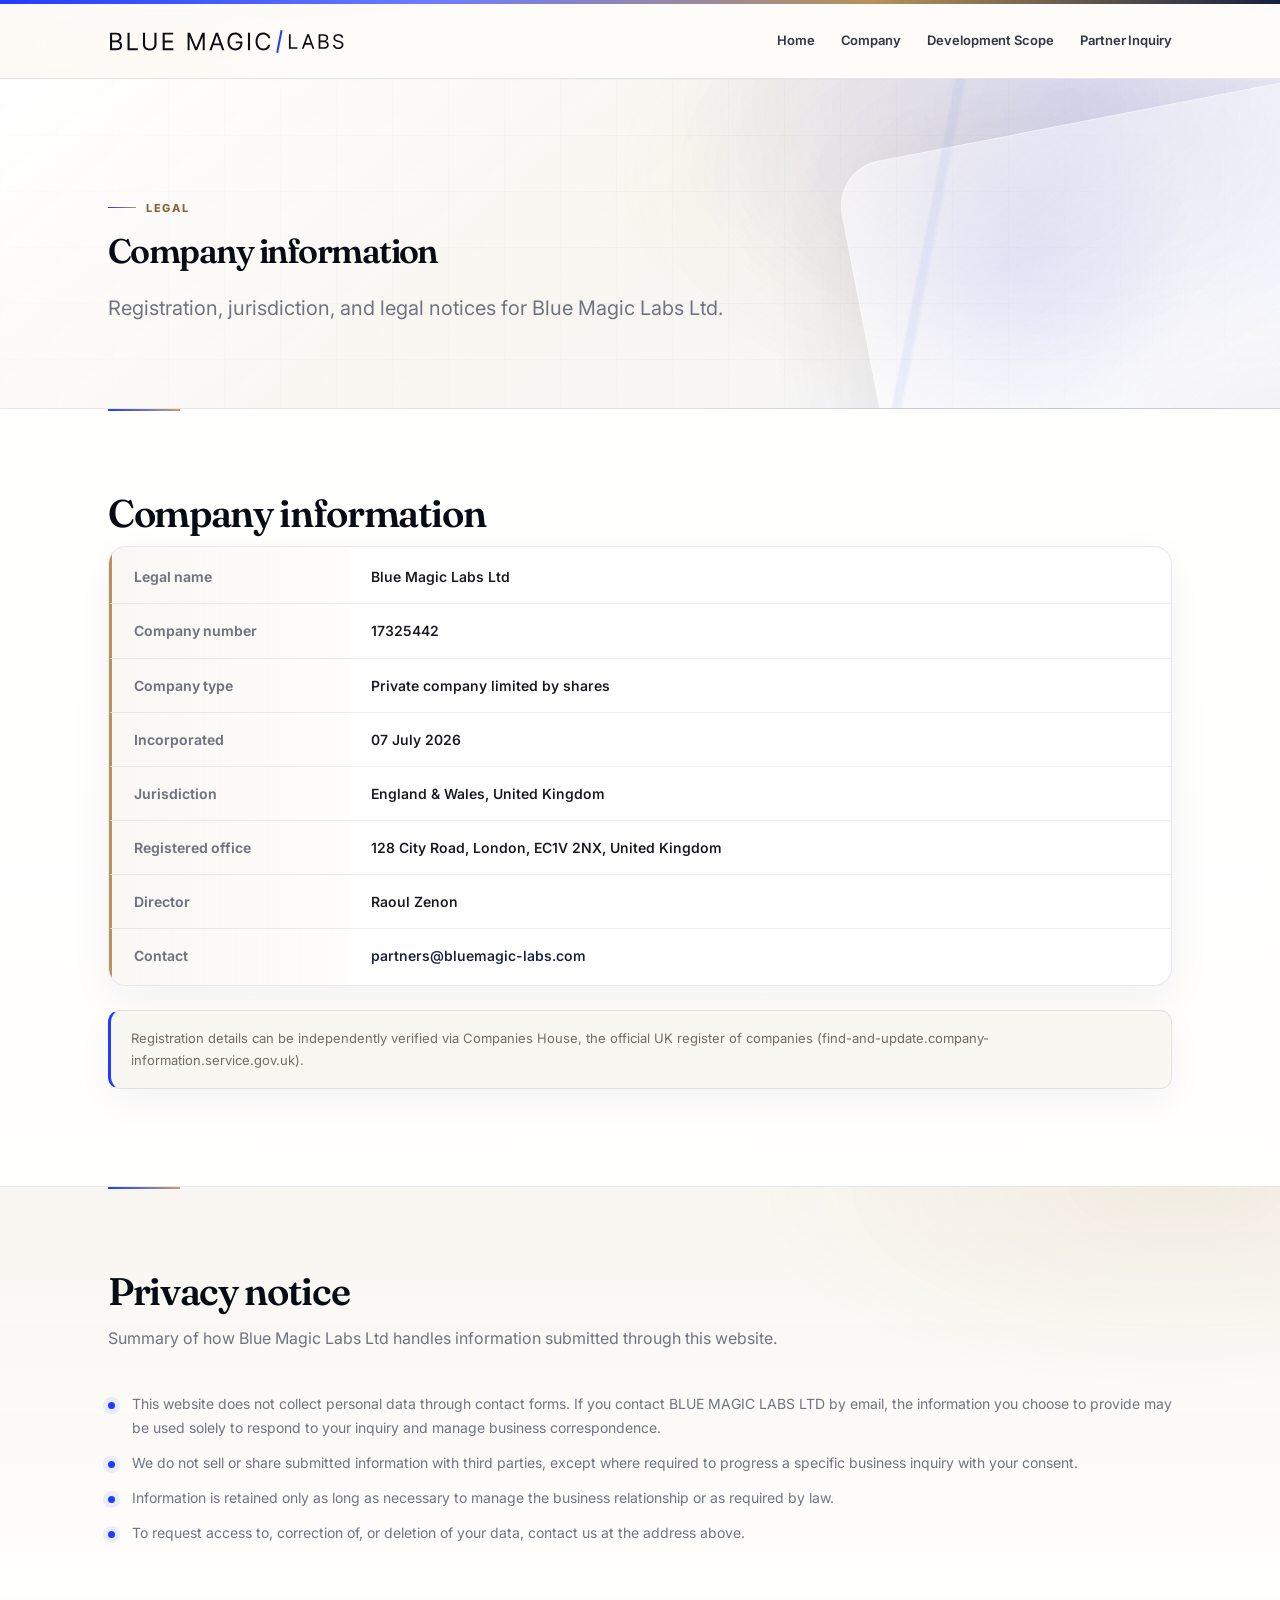
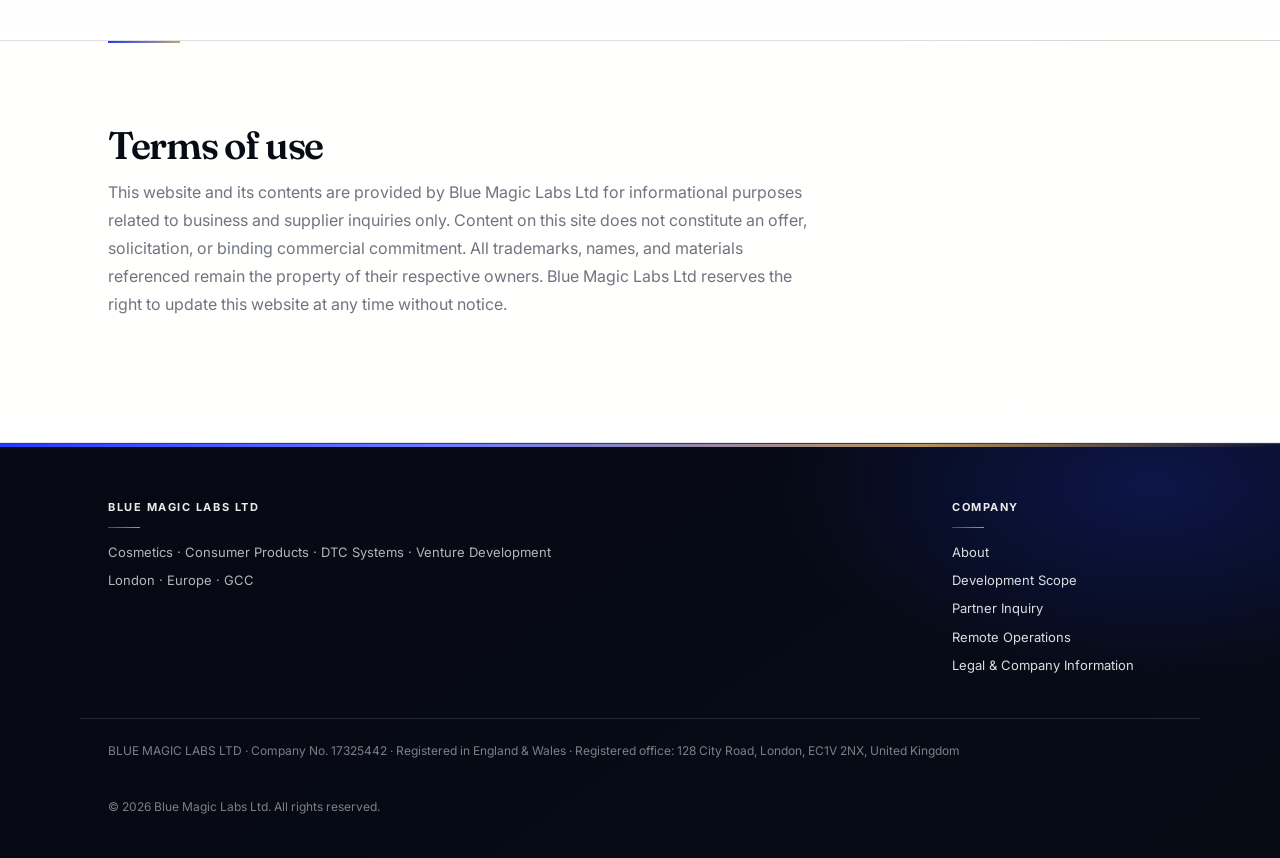
<file: legal.html>
<!DOCTYPE html>
<html lang="en">
<head>
<meta charset="UTF-8">
<meta name="viewport" content="width=device-width, initial-scale=1.0">
<title>Legal &amp; Company Information — Blue Magic Labs Ltd</title>
<meta name="description" content="Legal and company registration information for Blue Magic Labs Ltd.">
<link rel="canonical" href="https://bluemagic-labs.com/legal">
<meta property="og:type" content="website">
<meta property="og:site_name" content="Blue Magic Labs Ltd">
<meta property="og:title" content="Legal &amp; Company Information — Blue Magic Labs Ltd">
<meta property="og:description" content="Legal and company registration information for Blue Magic Labs Ltd.">
<meta property="og:url" content="https://bluemagic-labs.com/legal">
<meta property="og:image" content="https://bluemagic-labs.com/assets/brand/blue-magic-labs-social-avatar-512.png">
<link rel="preconnect" href="https://fonts.googleapis.com">
<link href="https://fonts.googleapis.com/css2?family=Inter:wght@400;500;600;700&family=Fraunces:opsz,wght@9..144,500;9..144,600&display=swap" rel="stylesheet">
<link rel="stylesheet" href="css/style.css">
<link rel="icon" href="assets/brand/blue-magic-labs-favicon.svg" type="image/svg+xml">
<link rel="icon" href="assets/brand/blue-magic-labs-favicon-48.png" sizes="48x48" type="image/png">
<link rel="icon" href="assets/brand/blue-magic-labs-favicon-32.png" sizes="32x32" type="image/png">
<link rel="icon" href="assets/brand/blue-magic-labs-favicon-16.png" sizes="16x16" type="image/png">
<link rel="apple-touch-icon" href="assets/brand/apple-touch-icon.png" sizes="180x180">
<meta name="theme-color" content="#0E1630">
</head>
<body>
<div class="accent-bar"></div>

<header class="site">
  <div class="wrap nav-row">
    <a href="index.html" class="header-logo">
      <picture>
        <source media="(max-width: 760px)" srcset="assets/brand/blue-magic-labs-social-avatar-512.png">
        <img src="assets/brand/blue-magic-labs-header-light.svg" alt="Blue Magic Labs" width="238" height="27" loading="eager">
      </picture>
    </a>
    <button type="button" class="nav-toggle" aria-label="Open menu" aria-expanded="false" aria-controls="primary-navigation">
      <span class="nav-toggle-bar"></span>
      <span class="nav-toggle-bar"></span>
      <span class="nav-toggle-bar"></span>
    </button>
    <nav class="main" id="primary-navigation">
      <a href="index.html">Home</a>
      <a href="company.html">Company</a>
      <a href="capabilities.html">Development Scope</a>
      <a href="contact.html">Partner Inquiry</a>
    </nav>
  </div>
</header>

<section class="hero" style="padding-bottom:48px;">
  <div class="wrap">
    <div class="eyebrow">Legal</div>
    <h1 style="font-size:34px;">Company information</h1>
    <p class="lede">Registration, jurisdiction, and legal notices for Blue Magic Labs Ltd.</p>
  </div>
</section>

<section class="block">
  <div class="wrap">
    <h2>Company information</h2>
    <table class="info">
      <tr><td>Legal name</td><td>Blue Magic Labs Ltd</td></tr>
      <tr><td>Company number</td><td>17325442</td></tr>
      <tr><td>Company type</td><td>Private company limited by shares</td></tr>
      <tr><td>Incorporated</td><td>07 July 2026</td></tr>
      <tr><td>Jurisdiction</td><td>England &amp; Wales, United Kingdom</td></tr>
      <tr><td>Registered office</td><td>128 City Road, London, EC1V 2NX, United Kingdom</td></tr>
      <tr><td>Director</td><td>Raoul Zenon</td></tr>
      <tr><td>Contact</td><td><a href="mailto:partners@bluemagic-labs.com">partners@bluemagic-labs.com</a></td></tr>
    </table>
    <p class="note">Registration details can be independently verified via Companies House, the official UK register of companies (find-and-update.company-information.service.gov.uk).</p>
  </div>
</section>

<section class="block soft">
  <div class="wrap">
    <h2>Privacy notice</h2>
    <p class="section-intro">Summary of how Blue Magic Labs Ltd handles information submitted through this website.</p>
    <ul class="plain">
      <li>This website does not collect personal data through contact forms. If you contact BLUE MAGIC LABS LTD by email, the information you choose to provide may be used solely to respond to your inquiry and manage business correspondence.</li>
      <li>We do not sell or share submitted information with third parties, except where required to progress a specific business inquiry with your consent.</li>
      <li>Information is retained only as long as necessary to manage the business relationship or as required by law.</li>
      <li>To request access to, correction of, or deletion of your data, contact us at the address above.</li>
    </ul>
  </div>
</section>

<section class="block">
  <div class="wrap">
    <h2>Terms of use</h2>
    <p class="section-intro">This website and its contents are provided by Blue Magic Labs Ltd for informational purposes related to business and supplier inquiries only. Content on this site does not constitute an offer, solicitation, or binding commercial commitment. All trademarks, names, and materials referenced remain the property of their respective owners. Blue Magic Labs Ltd reserves the right to update this website at any time without notice.</p>
  </div>
</section>

<footer class="site">
  <div class="wrap">
    <div class="col">
      <h4>Blue Magic Labs Ltd</h4>
      <div>Cosmetics · Consumer Products · DTC Systems · Venture Development</div>
      <div>London · Europe · GCC</div>
    </div>
    <div class="col">
      <h4>Company</h4>
      <div><a href="company.html">About</a></div>
      <div><a href="capabilities.html">Development Scope</a></div>
      <div><a href="contact.html">Partner Inquiry</a></div>
      <div><a href="remote-operations.html">Remote Operations</a></div>
      <div><a href="legal.html">Legal &amp; Company Information</a></div>
    </div>
  </div>
  <div class="wrap bottom">
    <div class="legal-line">BLUE MAGIC LABS LTD · Company No. 17325442 · Registered in England &amp; Wales · Registered office: 128 City Road, London, EC1V 2NX, United Kingdom</div>
    <div>© 2026 Blue Magic Labs Ltd. All rights reserved.</div>
  </div>
</footer>

<script src="js/nav.js" defer></script>
</body>
</html>
</file>
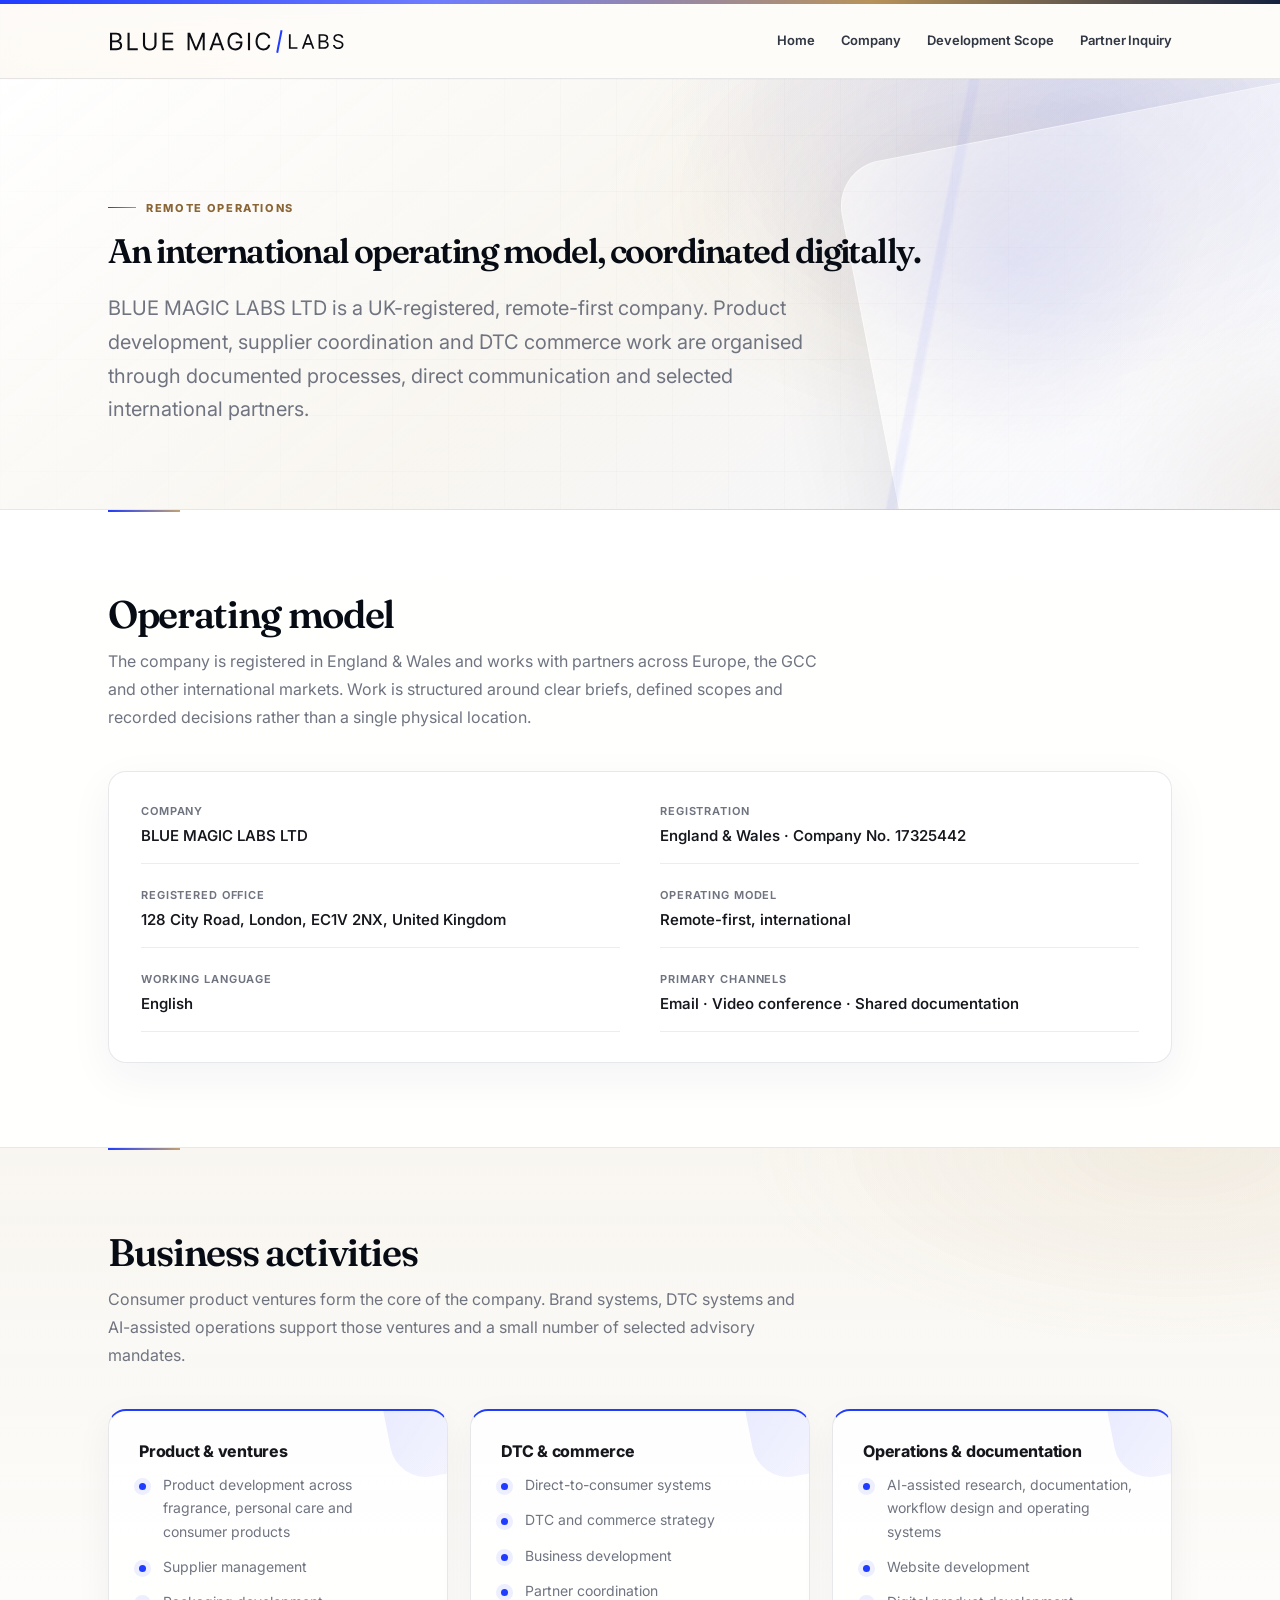
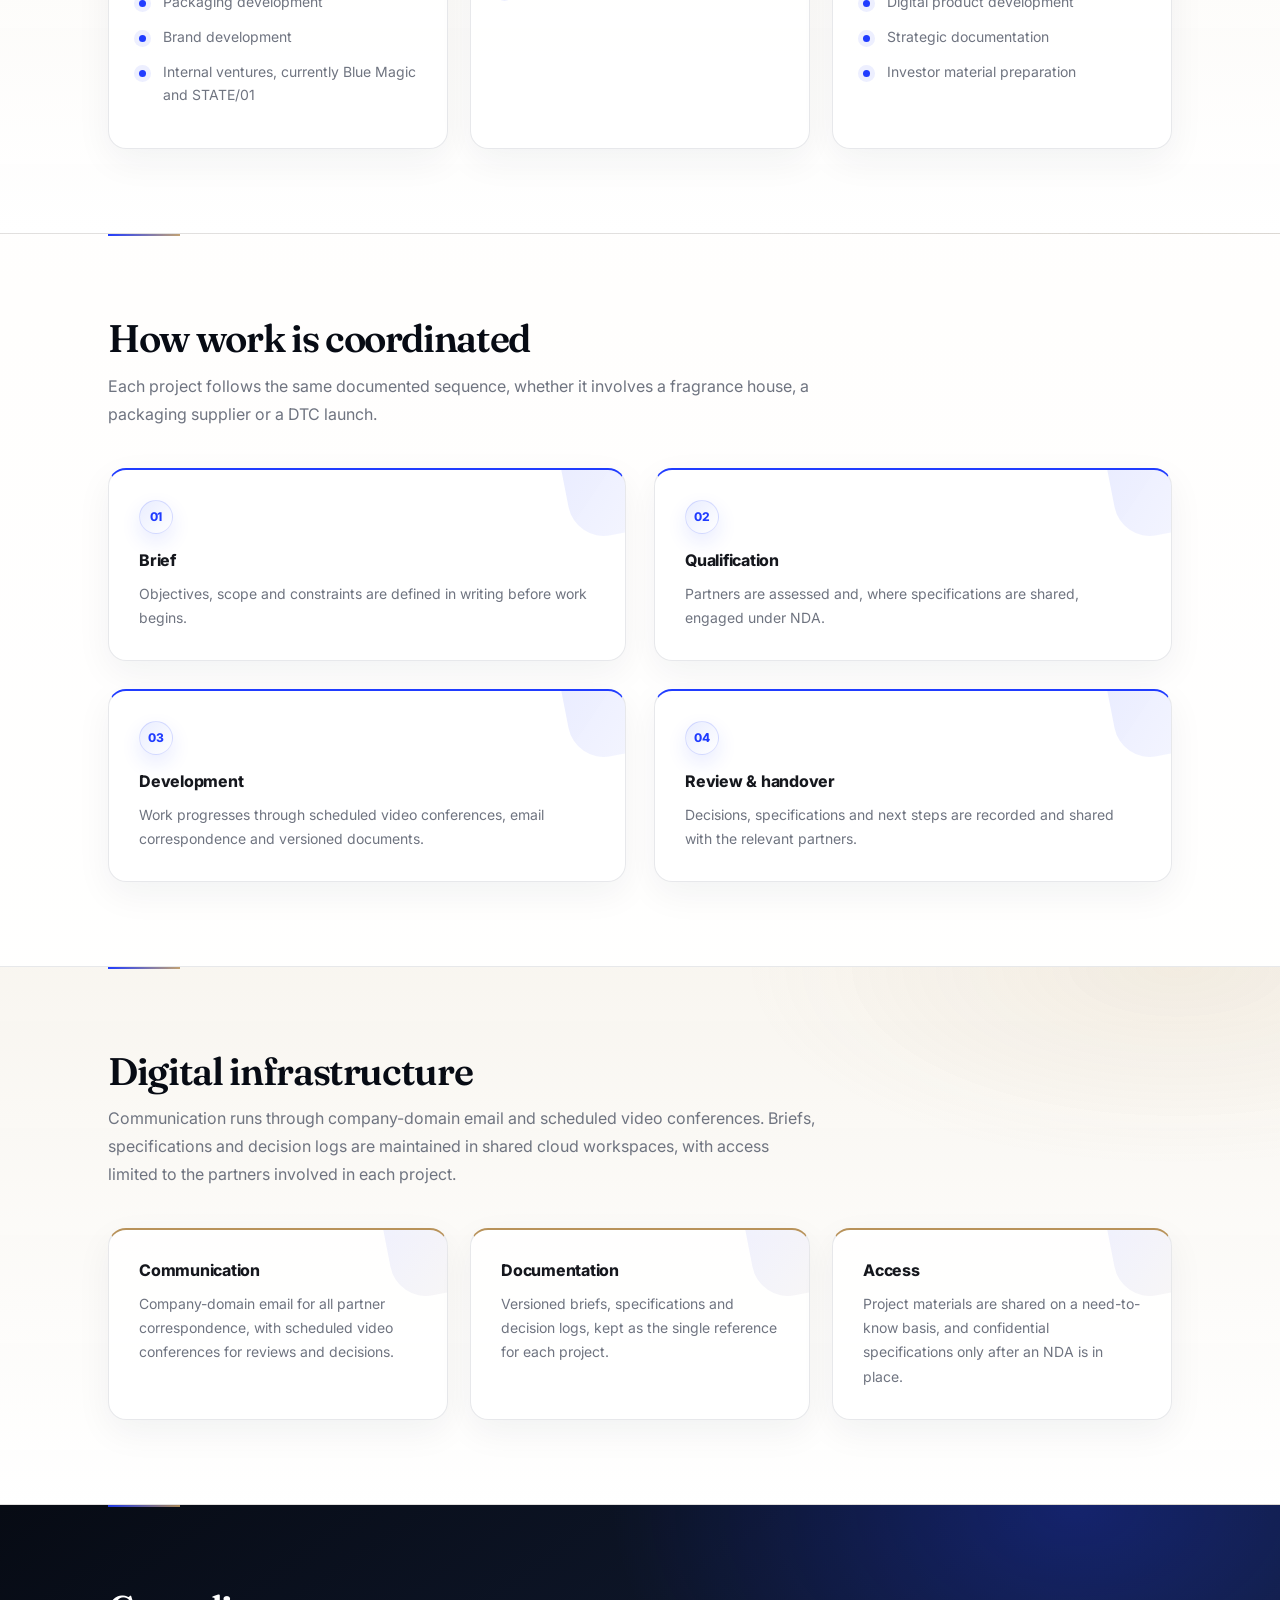
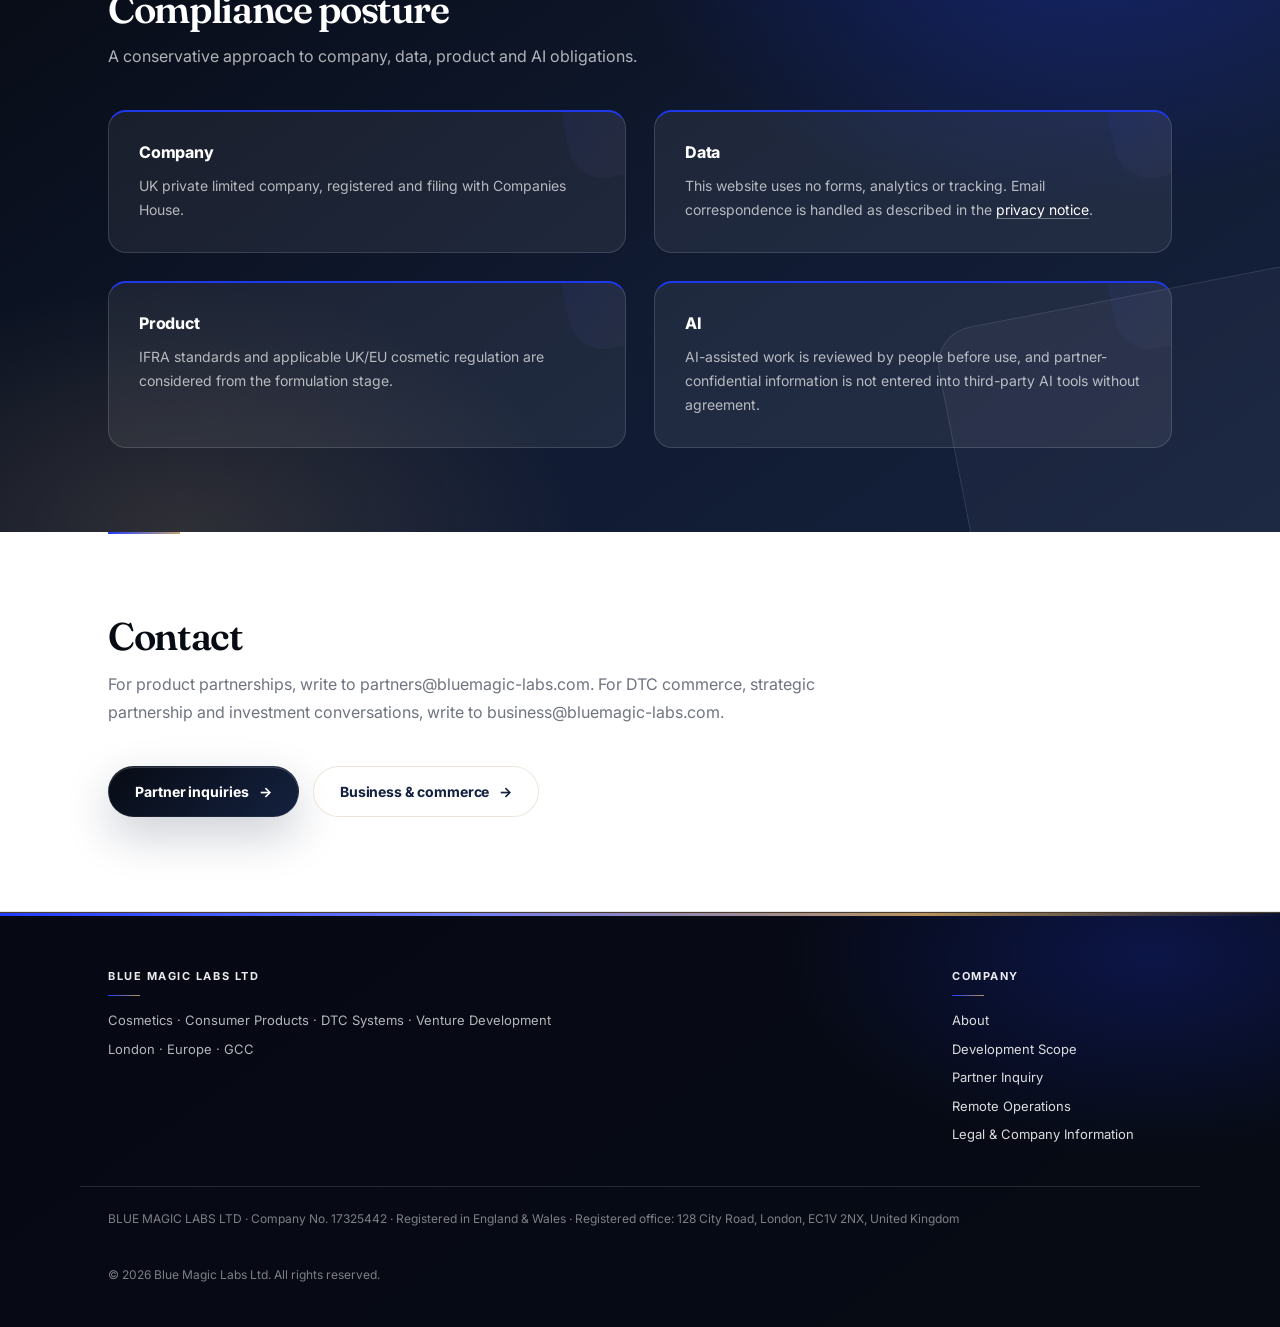
<file: remote-operations.html>
<!DOCTYPE html>
<html lang="en">
<head>
<meta charset="UTF-8">
<meta name="viewport" content="width=device-width, initial-scale=1.0">
<title>Remote Operations — Blue Magic Labs Ltd</title>
<meta name="description" content="How Blue Magic Labs Ltd operates: a remote-first, international model for consumer product development, supplier coordination and DTC systems.">
<link rel="canonical" href="https://bluemagic-labs.com/remote-operations">
<meta property="og:type" content="website">
<meta property="og:site_name" content="Blue Magic Labs Ltd">
<meta property="og:title" content="Remote Operations — Blue Magic Labs Ltd">
<meta property="og:description" content="How Blue Magic Labs Ltd operates: a remote-first, international model for consumer product development, supplier coordination and DTC systems.">
<meta property="og:url" content="https://bluemagic-labs.com/remote-operations">
<meta property="og:image" content="https://bluemagic-labs.com/assets/brand/blue-magic-labs-social-avatar-512.png">
<link rel="preconnect" href="https://fonts.googleapis.com">
<link href="https://fonts.googleapis.com/css2?family=Inter:wght@400;500;600;700&family=Fraunces:opsz,wght@9..144,500;9..144,600&display=swap" rel="stylesheet">
<link rel="stylesheet" href="css/style.css">
<link rel="icon" href="assets/brand/blue-magic-labs-favicon.svg" type="image/svg+xml">
<link rel="icon" href="assets/brand/blue-magic-labs-favicon-48.png" sizes="48x48" type="image/png">
<link rel="icon" href="assets/brand/blue-magic-labs-favicon-32.png" sizes="32x32" type="image/png">
<link rel="icon" href="assets/brand/blue-magic-labs-favicon-16.png" sizes="16x16" type="image/png">
<link rel="apple-touch-icon" href="assets/brand/apple-touch-icon.png" sizes="180x180">
<meta name="theme-color" content="#0E1630">
</head>
<body>
<div class="accent-bar"></div>

<header class="site">
  <div class="wrap nav-row">
    <a href="index.html" class="header-logo">
      <picture>
        <source media="(max-width: 760px)" srcset="assets/brand/blue-magic-labs-social-avatar-512.png">
        <img src="assets/brand/blue-magic-labs-header-light.svg" alt="Blue Magic Labs" width="238" height="27" loading="eager">
      </picture>
    </a>
    <button type="button" class="nav-toggle" aria-label="Open menu" aria-expanded="false" aria-controls="primary-navigation">
      <span class="nav-toggle-bar"></span>
      <span class="nav-toggle-bar"></span>
      <span class="nav-toggle-bar"></span>
    </button>
    <nav class="main" id="primary-navigation">
      <a href="index.html">Home</a>
      <a href="company.html">Company</a>
      <a href="capabilities.html">Development Scope</a>
      <a href="contact.html">Partner Inquiry</a>
    </nav>
  </div>
</header>

<section class="hero" style="padding-bottom:48px;">
  <div class="wrap">
    <div class="eyebrow">Remote Operations</div>
    <h1 style="font-size:34px;">An international operating model, coordinated digitally.</h1>
    <p class="lede">BLUE MAGIC LABS LTD is a UK-registered, remote-first company. Product development, supplier coordination and DTC commerce work are organised through documented processes, direct communication and selected international partners.</p>
  </div>
</section>

<section class="block" id="operating-model">
  <div class="wrap">
    <h2>Operating model</h2>
    <p class="section-intro">The company is registered in England &amp; Wales and works with partners across Europe, the GCC and other international markets. Work is structured around clear briefs, defined scopes and recorded decisions rather than a single physical location.</p>
    <div class="details-grid">
      <div class="detail"><span class="detail-label">Company</span><span class="detail-value">BLUE MAGIC LABS LTD</span></div>
      <div class="detail"><span class="detail-label">Registration</span><span class="detail-value">England &amp; Wales · Company No. 17325442</span></div>
      <div class="detail"><span class="detail-label">Registered office</span><span class="detail-value">128 City Road, London, EC1V 2NX, United Kingdom</span></div>
      <div class="detail"><span class="detail-label">Operating model</span><span class="detail-value">Remote-first, international</span></div>
      <div class="detail"><span class="detail-label">Working language</span><span class="detail-value">English</span></div>
      <div class="detail"><span class="detail-label">Primary channels</span><span class="detail-value">Email · Video conference · Shared documentation</span></div>
    </div>
  </div>
</section>

<section class="block soft" id="business-activities">
  <div class="wrap">
    <h2>Business activities</h2>
    <p class="section-intro">Consumer product ventures form the core of the company. Brand systems, DTC systems and AI-assisted operations support those ventures and a small number of selected advisory mandates.</p>
    <div class="grid-3">
      <div class="card accent-blue">
        <h3>Product &amp; ventures</h3>
        <ul class="plain">
          <li>Product development across fragrance, personal care and consumer products</li>
          <li>Supplier management</li>
          <li>Packaging development</li>
          <li>Brand development</li>
          <li>Internal ventures, currently Blue Magic and STATE/01</li>
        </ul>
      </div>
      <div class="card accent-blue">
        <h3>DTC &amp; commerce</h3>
        <ul class="plain">
          <li>Direct-to-consumer systems</li>
          <li>DTC and commerce strategy</li>
          <li>Business development</li>
          <li>Partner coordination</li>
        </ul>
      </div>
      <div class="card accent-blue">
        <h3>Operations &amp; documentation</h3>
        <ul class="plain">
          <li>AI-assisted research, documentation, workflow design and operating systems</li>
          <li>Website development</li>
          <li>Digital product development</li>
          <li>Strategic documentation</li>
          <li>Investor material preparation</li>
        </ul>
      </div>
    </div>
  </div>
</section>

<section class="block" id="coordination">
  <div class="wrap">
    <h2>How work is coordinated</h2>
    <p class="section-intro">Each project follows the same documented sequence, whether it involves a fragrance house, a packaging supplier or a DTC launch.</p>
    <div class="grid-2">
      <div class="card accent-blue">
        <span class="num">01</span>
        <h3>Brief</h3>
        <p>Objectives, scope and constraints are defined in writing before work begins.</p>
      </div>
      <div class="card accent-blue">
        <span class="num">02</span>
        <h3>Qualification</h3>
        <p>Partners are assessed and, where specifications are shared, engaged under NDA.</p>
      </div>
      <div class="card accent-blue">
        <span class="num">03</span>
        <h3>Development</h3>
        <p>Work progresses through scheduled video conferences, email correspondence and versioned documents.</p>
      </div>
      <div class="card accent-blue">
        <span class="num">04</span>
        <h3>Review &amp; handover</h3>
        <p>Decisions, specifications and next steps are recorded and shared with the relevant partners.</p>
      </div>
    </div>
  </div>
</section>

<section class="block soft" id="digital-infrastructure">
  <div class="wrap">
    <h2>Digital infrastructure</h2>
    <p class="section-intro">Communication runs through company-domain email and scheduled video conferences. Briefs, specifications and decision logs are maintained in shared cloud workspaces, with access limited to the partners involved in each project.</p>
    <div class="grid-3">
      <div class="card">
        <h3>Communication</h3>
        <p>Company-domain email for all partner correspondence, with scheduled video conferences for reviews and decisions.</p>
      </div>
      <div class="card">
        <h3>Documentation</h3>
        <p>Versioned briefs, specifications and decision logs, kept as the single reference for each project.</p>
      </div>
      <div class="card">
        <h3>Access</h3>
        <p>Project materials are shared on a need-to-know basis, and confidential specifications only after an NDA is in place.</p>
      </div>
    </div>
  </div>
</section>

<section class="block dark" id="compliance-posture">
  <div class="wrap">
    <h2>Compliance posture</h2>
    <p class="section-intro">A conservative approach to company, data, product and AI obligations.</p>
    <div class="grid-2">
      <div class="card">
        <h3>Company</h3>
        <p>UK private limited company, registered and filing with Companies House.</p>
      </div>
      <div class="card">
        <h3>Data</h3>
        <p>This website uses no forms, analytics or tracking. Email correspondence is handled as described in the <a href="legal.html">privacy notice</a>.</p>
      </div>
      <div class="card">
        <h3>Product</h3>
        <p>IFRA standards and applicable UK/EU cosmetic regulation are considered from the formulation stage.</p>
      </div>
      <div class="card">
        <h3>AI</h3>
        <p>AI-assisted work is reviewed by people before use, and partner-confidential information is not entered into third-party AI tools without agreement.</p>
      </div>
    </div>
  </div>
</section>

<section class="block" id="contact">
  <div class="wrap">
    <h2>Contact</h2>
    <p class="section-intro">For product partnerships, write to partners@bluemagic-labs.com. For DTC commerce, strategic partnership and investment conversations, write to business@bluemagic-labs.com.</p>
    <div class="hero-ctas">
      <a href="mailto:partners@bluemagic-labs.com?subject=Partner%20Inquiry" class="btn">Partner inquiries</a>
      <a href="mailto:business@bluemagic-labs.com?subject=Business%20Development%20Inquiry" class="btn ghost">Business &amp; commerce</a>
    </div>
  </div>
</section>

<footer class="site">
  <div class="wrap">
    <div class="col">
      <h4>Blue Magic Labs Ltd</h4>
      <div>Cosmetics · Consumer Products · DTC Systems · Venture Development</div>
      <div>London · Europe · GCC</div>
    </div>
    <div class="col">
      <h4>Company</h4>
      <div><a href="company.html">About</a></div>
      <div><a href="capabilities.html">Development Scope</a></div>
      <div><a href="contact.html">Partner Inquiry</a></div>
      <div><a href="remote-operations.html">Remote Operations</a></div>
      <div><a href="legal.html">Legal &amp; Company Information</a></div>
    </div>
  </div>
  <div class="wrap bottom">
    <div class="legal-line">BLUE MAGIC LABS LTD · Company No. 17325442 · Registered in England &amp; Wales · Registered office: 128 City Road, London, EC1V 2NX, United Kingdom</div>
    <div>© 2026 Blue Magic Labs Ltd. All rights reserved.</div>
  </div>
</footer>

<script src="js/nav.js" defer></script>
</body>
</html>
</file>
<file: css/style.css>
/* Blue Magic Labs Ltd — Corporate site stylesheet (visual upgrade)
   Visual-only update: HTML copy, links and navigation intentionally untouched. */

:root{
  --ink: #15171d;
  --ink-soft: #313844;
  --navy: #14213f;
  --navy-deep: #070b14;
  --blue: #203CFF;
  --blue-soft: #E9EDFF;
  --gold: #B8925A;
  --gold-deep: #8A6636;
  --cream: #F8F5EF;
  --cream-2: #EFE7D8;
  --paper: #FEFCF8;
  --white: #FFFFFF;
  --line: rgba(20, 33, 63, .12);
  --line-warm: rgba(184, 146, 90, .24);
  --muted: #6f7480;
  --muted-warm: #736C60;
  --shadow-soft: 0 20px 60px rgba(7, 11, 20, .09);
  --shadow-card: 0 18px 40px rgba(20, 33, 63, .08);
  --radius: 18px;
  --radius-sm: 12px;
  --max: 1120px;
}

*{ box-sizing: border-box; }
html{ scroll-behavior: smooth; }
body{
  margin:0;
  font-family: 'Inter', -apple-system, BlinkMacSystemFont, 'Segoe UI', Helvetica, Arial, sans-serif;
  color: var(--ink);
  background:
    radial-gradient(900px 520px at 94% -16%, rgba(32,60,255,.10), transparent 58%),
    radial-gradient(760px 440px at 0% 2%, rgba(184,146,90,.10), transparent 58%),
    linear-gradient(180deg, #fff 0%, var(--paper) 42%, #fff 100%);
  line-height: 1.65;
  -webkit-font-smoothing: antialiased;
  text-rendering: optimizeLegibility;
}

body::before{
  content:"";
  position: fixed;
  inset: 0;
  pointer-events: none;
  z-index: -1;
  background:
    linear-gradient(rgba(20,33,63,.045) 1px, transparent 1px),
    linear-gradient(90deg, rgba(20,33,63,.035) 1px, transparent 1px);
  background-size: 72px 72px;
  mask-image: linear-gradient(to bottom, rgba(0,0,0,.7), rgba(0,0,0,.08) 45%, transparent 82%);
}

::selection{ background: rgba(32,60,255,.16); color: var(--navy-deep); }

a{
  color: var(--navy);
  text-decoration: none;
  text-underline-offset: 4px;
  transition: color .18s ease, border-color .18s ease, background .18s ease, box-shadow .18s ease, transform .18s ease;
}
a:hover{ color: var(--blue); text-decoration: none; }
a:focus-visible,
button:focus-visible,
input:focus-visible,
select:focus-visible,
textarea:focus-visible{
  outline: 3px solid rgba(32,60,255,.22);
  outline-offset: 3px;
}

.wrap{
  max-width: var(--max);
  margin: 0 auto;
  padding: 0 28px;
}

/* Top accent bar */
.accent-bar{
  height: 4px;
  background: linear-gradient(90deg, var(--blue) 0%, #6E7CFF 34%, var(--gold) 68%, var(--navy) 100%);
  box-shadow: 0 1px 18px rgba(32,60,255,.22);
}

/* Header */
header.site{
  border-bottom: 1px solid rgba(20,33,63,.10);
  background: rgba(254,252,248,.82);
  position: sticky;
  top: 0;
  z-index: 20;
  backdrop-filter: blur(18px) saturate(160%);
  -webkit-backdrop-filter: blur(18px) saturate(160%);
}
.nav-row{
  display:flex;
  align-items:center;
  justify-content:space-between;
  padding-top: 18px;
  padding-bottom: 18px;
  gap: 24px;
}
.header-logo{
  display:inline-flex;
  align-items:center;
  flex-shrink:0;
}
.header-logo picture{
  display:block;
  line-height:0;
}
.header-logo img{
  display:block;
  width: 238px;
  height: auto;
  max-width: 100%;
}
nav.main{
  display:flex;
  align-items:center;
  justify-content:flex-end;
  flex-wrap: wrap;
  gap: 6px;
}
nav.main a{
  color: var(--ink-soft);
  font-size: 13px;
  font-weight: 620;
  margin-left: 20px;
  letter-spacing: -0.005em;
  padding: 8px 0;
  border-bottom: 1px solid transparent;
}
nav.main a:hover{ color: var(--blue); border-bottom-color: rgba(32,60,255,.45); }
nav.main a.current{ color: var(--navy); border-bottom: 1px solid var(--blue); }

/* Mobile nav toggle (hidden on desktop/tablet) */
.nav-toggle{
  display:none;
  flex-direction:column;
  justify-content:center;
  align-items:center;
  gap:5px;
  width:40px;
  height:40px;
  padding:0;
  margin-left:auto;
  background: rgba(255,255,255,.70);
  border: 1px solid rgba(20,33,63,.14);
  border-radius: 12px;
  box-shadow: 0 8px 20px rgba(20,33,63,.06);
  cursor:pointer;
  flex-shrink:0;
}
.nav-toggle:hover{ border-color: rgba(32,60,255,.35); }
.nav-toggle-bar{
  display:block;
  width:18px;
  height:2px;
  border-radius:2px;
  background: var(--navy);
}
header.site.menu-open .nav-toggle{
  background: rgba(32,60,255,.08);
  border-color: rgba(32,60,255,.35);
}
header.site.menu-open .nav-toggle-bar:nth-child(1){ transform: translateY(7px) rotate(45deg); }
header.site.menu-open .nav-toggle-bar:nth-child(2){ opacity:0; }
header.site.menu-open .nav-toggle-bar:nth-child(3){ transform: translateY(-7px) rotate(-45deg); }
@media (prefers-reduced-motion: no-preference){
  .nav-toggle-bar{ transition: transform .22s ease, opacity .22s ease; }
}
body.nav-scroll-lock{ overflow: hidden; }

/* Hero */
.hero{
  position: relative;
  overflow: hidden;
  padding: 110px 0 76px;
  border-bottom: 1px solid rgba(20,33,63,.10);
  background:
    radial-gradient(680px 440px at 84% 8%, rgba(32,60,255,.14), transparent 60%),
    radial-gradient(560px 360px at 77% 28%, rgba(184,146,90,.13), transparent 68%),
    linear-gradient(140deg, rgba(255,255,255,.96) 0%, rgba(248,245,239,.92) 48%, rgba(233,237,255,.46) 100%);
}
.hero::before{
  content:"";
  position:absolute;
  right: -120px;
  top: 36px;
  width: 520px;
  height: 520px;
  border-radius: 46px;
  transform: rotate(-11deg);
  background:
    linear-gradient(135deg, rgba(255,255,255,.70), rgba(255,255,255,.14)),
    radial-gradient(circle at 30% 24%, rgba(32,60,255,.22), transparent 34%),
    radial-gradient(circle at 74% 78%, rgba(184,146,90,.20), transparent 36%);
  border: 1px solid rgba(255,255,255,.80);
  box-shadow: 0 44px 120px rgba(7,11,20,.13);
  opacity: .78;
}
.hero::after{
  content:"";
  position:absolute;
  inset: 0;
  background:
    linear-gradient(101deg, transparent 0 71%, rgba(32,60,255,.14) 71.2% 71.7%, transparent 72% 100%),
    linear-gradient(rgba(20,33,63,.035) 1px, transparent 1px),
    linear-gradient(90deg, rgba(20,33,63,.025) 1px, transparent 1px);
  background-size: auto, 56px 56px, 56px 56px;
  mask-image: linear-gradient(90deg, rgba(0,0,0,.16), rgba(0,0,0,.70) 55%, transparent 96%);
  pointer-events: none;
}
.hero .wrap{ position: relative; z-index: 2; }

/* Founder hero (company.html only) */
.hero.hero-founder{ padding-top: 72px; }
.hero.hero-founder::before{ display: none; }
.hero-founder-grid{
  display:grid;
  grid-template-columns: 6fr 5fr;
  gap: 56px;
  align-items:start;
}
.hero-founder-media{
  display:flex;
  flex-direction:column;
  gap: 14px;
  margin-top: 38px;
}
.hero-founder-photo{
  width:100%;
  height: 540px;
  object-fit:cover;
  object-position: center 25%;
  border-radius: var(--radius-sm);
  box-shadow: 0 18px 36px rgba(20,33,63,.12);
  display:block;
}
.hero-founder-caption{
  font-size: 12px;
  color: var(--muted);
  letter-spacing: 0.02em;
}
.hero-founder-caption strong{
  display:block;
  color: var(--ink);
  font-weight: 760;
  font-size: 17px;
  letter-spacing: -0.01em;
  margin-bottom: 3px;
}

/* London hero (index.html only) */
.hero.hero-london::before{ display: none; }
.hero-london-grid{
  display:grid;
  grid-template-columns: minmax(0, 3fr) minmax(280px, 2fr);
  gap: 56px;
  align-items:start;
}
.hero-london h1{ font-size: clamp(38px, 4.4vw, 58px); line-height: 1.02; }
@media (min-width: 761px){ .nowrap-desktop{ white-space: nowrap; } }
.hero-london-media{ margin-top: 24px; }
.hero-london-photo{
  width:100%;
  height: 560px;
  object-fit:cover;
  object-position: center;
  border-radius: 10px;
  box-shadow: 0 6px 14px rgba(20,33,63,.06);
  display:block;
}
.hero-london-caption{
  margin-top: 10px;
  font-size: 12px;
  color: var(--muted);
  letter-spacing: 0.02em;
}
.hero-london .facts{ margin-top: 32px; }

.eyebrow{
  display:inline-flex;
  align-items:center;
  gap: 10px;
  text-transform: uppercase;
  letter-spacing: 0.15em;
  font-size: 11px;
  font-weight: 780;
  color: var(--gold-deep);
  margin-bottom: 18px;
}
.eyebrow::before{
  content:"";
  width: 28px;
  height: 1px;
  background: linear-gradient(90deg, var(--blue), var(--gold));
}
h1{
  font-family: 'Fraunces', Georgia, 'Times New Roman', serif;
  font-size: clamp(42px, 6vw, 76px);
  letter-spacing: -0.045em;
  line-height: .98;
  margin: 0 0 24px;
  max-width: 860px;
  font-weight: 600;
  color: var(--navy-deep);
}
.lede{
  font-size: clamp(17px, 2vw, 20px);
  line-height: 1.68;
  color: var(--muted);
  max-width: 704px;
  margin: 0 0 34px;
}
.hero-ctas{
  display:flex;
  flex-wrap: wrap;
  align-items:center;
  gap: 14px;
  margin-bottom: 10px;
}
.facts{
  display:flex;
  flex-wrap: wrap;
  gap: 10px;
  margin-top: 10px;
  padding-top: 30px;
  border-top: 1px solid rgba(20,33,63,.10);
  max-width: 920px;
}
.facts div{
  position: relative;
  font-size: 12.5px;
  color: var(--navy);
  background: rgba(255,255,255,.76);
  border: 1px solid rgba(20,33,63,.10);
  padding: 9px 14px;
  border-radius: 999px;
  box-shadow: 0 8px 24px rgba(20,33,63,.05);
  backdrop-filter: blur(10px);
  -webkit-backdrop-filter: blur(10px);
}
.facts div::before{
  content:"";
  display:inline-block;
  width:5px;
  height:5px;
  border-radius:50%;
  margin: 0 8px 2px 0;
  background: var(--blue);
  box-shadow: 0 0 0 4px rgba(32,60,255,.10);
}
.facts strong{ color: var(--ink); font-weight: 760; }

/* Buttons */
.btn{
  display:inline-flex;
  align-items:center;
  justify-content:center;
  gap: 10px;
  min-height: 48px;
  background: linear-gradient(135deg, var(--navy-deep), var(--navy));
  color: #fff;
  padding: 13px 26px;
  font-size: 14px;
  font-weight: 720;
  border-radius: 999px;
  letter-spacing: -0.005em;
  border: 1px solid rgba(255,255,255,.08);
  box-shadow: 0 18px 46px rgba(20,33,63,.22), inset 0 1px 0 rgba(255,255,255,.18);
  cursor: pointer;
}
.btn::after{
  content:"→";
  font-size: 14px;
  line-height: 1;
  transition: transform .18s ease;
}
.btn:hover{
  color:#fff;
  background: linear-gradient(135deg, #05070d, #162B5A);
  transform: translateY(-1px);
  box-shadow: 0 22px 56px rgba(20,33,63,.28), inset 0 1px 0 rgba(255,255,255,.18);
}
.btn:hover::after{ transform: translateX(3px); }
.btn.ghost{
  background: rgba(255,255,255,.60);
  color: var(--navy);
  border: 1px solid var(--line-warm);
  box-shadow: none;
}
.btn.ghost:hover{ background: var(--white); color: var(--blue); }

/* Sections */
section.block{
  position: relative;
  padding: 84px 0;
  border-bottom: 1px solid rgba(20,33,63,.10);
  background: rgba(255,255,255,.74);
}
section.block::before{
  content:"";
  position:absolute;
  left: max(28px, calc((100vw - var(--max)) / 2 + 28px));
  top: 0;
  width: 72px;
  height: 2px;
  background: linear-gradient(90deg, var(--blue), rgba(184,146,90,.85));
}
section.block.soft{
  background:
    radial-gradient(700px 320px at 92% 0%, rgba(184,146,90,.10), transparent 62%),
    linear-gradient(180deg, rgba(248,245,239,.92), rgba(255,255,255,.94));
}
section.block.dark{
  overflow: hidden;
  background:
    radial-gradient(800px 520px at 84% 0%, rgba(32,60,255,.30), transparent 58%),
    radial-gradient(640px 400px at 14% 100%, rgba(184,146,90,.19), transparent 62%),
    linear-gradient(145deg, var(--navy-deep), #101A31 56%, #15213D);
  color: rgba(255,255,255,0.86);
  border-bottom: none;
}
section.block.dark::before{ background: linear-gradient(90deg, var(--blue), var(--gold)); opacity:.9; }
section.block.dark::after{
  content:"";
  position:absolute;
  right: -110px;
  bottom: -180px;
  width: 420px;
  height: 420px;
  transform: rotate(-11deg);
  border: 1px solid rgba(255,255,255,.10);
  border-radius: 38px;
  background: rgba(255,255,255,.035);
}
section.block.dark .wrap{ position: relative; z-index: 1; }
section.block.dark h2{ color: #fff; }
section.block.dark .section-intro{ color: rgba(255,255,255,0.68); }
section.block.dark .card{
  background: rgba(255,255,255,0.065);
  border-color: rgba(255,255,255,0.14);
  border-top-color: rgba(32,60,255,.90);
  box-shadow: none;
  backdrop-filter: blur(12px);
  -webkit-backdrop-filter: blur(12px);
}
section.block.dark .card h3{ color: #fff; }
section.block.dark .card p{ color: rgba(255,255,255,0.68); }
section.block.dark .card p a{ color: #fff; border-bottom: 1px solid rgba(255,255,255,.35); }
section.block.dark .card p a:hover{ border-bottom-color: #fff; }

h2{
  font-family: 'Fraunces', Georgia, 'Times New Roman', serif;
  font-size: clamp(30px, 3vw, 42px);
  letter-spacing: -0.035em;
  line-height: 1.08;
  color: var(--navy-deep);
  margin: 0 0 12px;
  font-weight: 600;
}
.section-intro{
  color: var(--muted);
  max-width: 710px;
  margin: 0 0 40px;
  font-size: 16px;
  line-height: 1.75;
}

.grid-3{
  display:grid;
  grid-template-columns: repeat(3, minmax(0, 1fr));
  gap: 22px;
}
.grid-2{
  display:grid;
  grid-template-columns: repeat(2, minmax(0, 1fr));
  gap: 28px;
}
.card{
  position: relative;
  overflow: hidden;
  background: rgba(255,255,255,.82);
  border: 1px solid rgba(20,33,63,.10);
  border-top: 2px solid var(--gold);
  padding: 30px;
  border-radius: var(--radius);
  box-shadow: 0 1px 0 rgba(255,255,255,.9) inset, 0 12px 36px rgba(20,33,63,.055);
  transition: transform .22s ease, box-shadow .22s ease, border-color .22s ease, background .22s ease;
}
.card::after{
  content:"";
  position:absolute;
  right:-56px;
  top:-56px;
  width: 118px;
  height: 118px;
  border-radius: 36px;
  transform: rotate(-11deg);
  background: linear-gradient(135deg, rgba(32,60,255,.10), rgba(184,146,90,.08));
  opacity: .78;
}
.card.accent-blue{ border-top-color: var(--blue); }
.card.accent-blue::after{ background: linear-gradient(135deg, rgba(32,60,255,.14), rgba(32,60,255,.04)); }
.card:hover{
  transform: translateY(-4px);
  border-color: rgba(32,60,255,.22);
  box-shadow: var(--shadow-card);
  background: rgba(255,255,255,.92);
}
.card h3{
  position: relative;
  z-index: 1;
  font-size: 16px;
  line-height: 1.25;
  margin: 0 0 12px;
  color: var(--ink);
  font-weight: 760;
  letter-spacing: -0.015em;
}
.card p{
  position: relative;
  z-index: 1;
  font-size: 14px;
  line-height: 1.72;
  color: var(--muted);
  margin:0;
}
.num{
  position: relative;
  z-index: 1;
  display:inline-flex;
  align-items:center;
  justify-content:center;
  width: 34px;
  height: 34px;
  border-radius: 999px;
  background: linear-gradient(135deg, var(--blue-soft), #fff);
  color: var(--blue);
  border: 1px solid rgba(32,60,255,.14);
  font-size: 12px;
  font-weight: 780;
  letter-spacing: -0.02em;
  margin-bottom: 16px;
  box-shadow: 0 8px 20px rgba(32,60,255,.10);
}

table.info{
  width:100%;
  border-collapse: separate;
  border-spacing: 0;
  font-size: 14px;
  background: rgba(255,255,255,.72);
  border: 1px solid rgba(20,33,63,.10);
  border-radius: var(--radius);
  overflow: hidden;
  box-shadow: 0 14px 44px rgba(20,33,63,.055);
}
table.info tr:first-child td{ padding-top: 18px; }
table.info tr:last-child td{ border-bottom: none; padding-bottom: 18px; }
table.info td{
  padding: 15px 22px;
  border-bottom: 1px solid rgba(20,33,63,.08);
  vertical-align: top;
}
table.info td:first-child{
  color: var(--muted);
  width: 240px;
  font-weight: 650;
  background: linear-gradient(90deg, rgba(248,245,239,.72), rgba(248,245,239,.20));
  border-left: 3px solid var(--gold);
}
table.info td:last-child{ color: var(--ink); font-weight: 560; }

/* Compact registered-details grid */
.details-grid{
  display:grid;
  grid-template-columns: repeat(2, minmax(0, 1fr));
  gap: 22px 40px;
  background: rgba(255,255,255,.72);
  border: 1px solid rgba(20,33,63,.10);
  border-radius: var(--radius);
  padding: 30px 32px;
  box-shadow: 0 14px 44px rgba(20,33,63,.055);
}
.detail{
  display:flex;
  flex-direction:column;
  gap: 4px;
  padding-bottom: 14px;
  border-bottom: 1px solid rgba(20,33,63,.08);
}
.detail-label{
  font-size: 11px;
  text-transform: uppercase;
  letter-spacing: 0.08em;
  color: var(--muted);
  font-weight: 650;
}
.detail-value{
  font-size: 15px;
  color: var(--ink);
  font-weight: 560;
}

/* Editorial two-column principles layout */
.principles-grid{
  display:grid;
  grid-template-columns: 1fr 1fr;
  gap: 48px;
}
.principle + .principle{
  border-left: 1px solid rgba(20,33,63,.14);
  padding-left: 32px;
}
.principle h3{
  font-family: 'Fraunces', Georgia, serif;
  font-size: 20px;
  font-weight: 600;
  letter-spacing: -0.02em;
  color: var(--navy-deep);
  margin: 0 0 12px;
}
.principle p{
  font-size: 15px;
  line-height: 1.75;
  color: var(--muted);
  margin: 0;
}

/* Editorial three-column partner network layout */
.partner-grid{
  display:grid;
  grid-template-columns: repeat(3, 1fr);
  gap: 40px;
}
.partner-item{
  padding-top: 20px;
  border-top: 1px solid rgba(20,33,63,.14);
}
.partner-item h3{
  font-family: 'Fraunces', Georgia, serif;
  font-size: 19px;
  font-weight: 600;
  letter-spacing: -0.02em;
  color: var(--navy-deep);
  margin: 0 0 12px;
}
.partner-item p{
  font-size: 15px;
  line-height: 1.75;
  color: var(--muted);
  margin: 0;
}

ul.plain{ margin:0; padding: 0; list-style: none; color: var(--muted); font-size: 14px; line-height: 1.65; }
ul.plain li{
  margin-bottom: 12px;
  padding-left: 24px;
  position: relative;
}
ul.plain li::before{
  content:"";
  position:absolute;
  left:0; top:10px;
  width:7px; height:7px;
  border-radius:50%;
  background: var(--blue);
  box-shadow: 0 0 0 5px rgba(32,60,255,.08);
}

.note{
  font-size: 13px;
  line-height: 1.65;
  color: var(--muted-warm);
  background: rgba(248,245,239,.78);
  border: 1px solid rgba(20,33,63,.10);
  border-left: 3px solid var(--blue);
  padding: 17px 20px;
  border-radius: var(--radius-sm);
  margin-top: 24px;
  box-shadow: 0 12px 36px rgba(20,33,63,.045);
}
section.block.dark .note{
  background: rgba(255,255,255,0.07);
  border-color: rgba(255,255,255,0.16);
  border-left: 3px solid var(--gold);
  color: rgba(255,255,255,0.75);
  box-shadow: none;
}

/* Founder */
.founder{
  display:flex;
  gap: 32px;
  align-items:flex-start;
  flex-wrap: wrap;
  background: rgba(255,255,255,.68);
  border: 1px solid rgba(20,33,63,.10);
  border-radius: var(--radius);
  padding: 30px;
  box-shadow: 0 14px 44px rgba(20,33,63,.055);
}
.founder .initials{
  width: 78px;
  height: 78px;
  border-radius: 24px;
  transform: rotate(-2deg);
  background:
    radial-gradient(circle at 25% 20%, rgba(255,255,255,.20), transparent 34%),
    linear-gradient(145deg, var(--navy-deep), var(--navy) 62%, #233A75);
  color: #fff;
  display:flex;
  align-items:center;
  justify-content:center;
  font-weight:800;
  font-size: 22px;
  flex-shrink:0;
  border: 1px solid rgba(184,146,90,.38);
  box-shadow: 0 20px 46px rgba(20,33,63,.18);
}
.founder-photo{
  width: 110px;
  height: 110px;
  border-radius: 24px;
  object-fit: cover;
  flex-shrink: 0;
  border: 1px solid rgba(184,146,90,.38);
  box-shadow: 0 20px 46px rgba(20,33,63,.18);
}
.founder-name{ font-family:'Fraunces', Georgia, serif; font-weight:600; font-size: 22px; letter-spacing: -.025em; margin: 0 0 2px; color: var(--ink); }
.founder-role{ font-size: 12px; color: var(--gold-deep); margin: 0 0 14px; font-weight: 760; letter-spacing: 0.12em; text-transform: uppercase; }
.founder-bio{ font-size: 14px; color: var(--muted); max-width: 640px; line-height: 1.75; }

/* Inquiry area cards */
.inquiry-card{
  display:flex;
  flex-direction:column;
  padding: 36px;
}
.inquiry-card h3{
  font-size: 19px;
}
.card-cta{
  margin-top: auto;
  padding-top: 24px;
  display:flex;
  flex-direction:column;
  align-items:flex-start;
  gap: 10px;
}
.card-email{
  position: relative;
  z-index: 1;
  font-size: 14px;
  color: var(--ink-soft);
}
.card-email:hover{ color: var(--blue); }

/* Contextual section link */
.section-link{ margin: 32px 0 0; font-size: 14px; font-weight: 700; }
.section-link a{ color: var(--navy); border-bottom: 1px solid rgba(32,60,255,.30); padding-bottom: 2px; }
.section-link a:hover{ color: var(--blue); border-bottom-color: var(--blue); }

/* Inquiry link list (mailto) */
.inquiry-links{ position: relative; z-index: 1; list-style: none; margin: 8px 0 0; padding: 0; }
.inquiry-links li{ border-bottom: 1px solid rgba(20,33,63,.08); }
.inquiry-links li:last-child{ border-bottom: none; }
.inquiry-links a{
  display:flex;
  justify-content: space-between;
  align-items: center;
  gap: 16px;
  padding: 13px 0;
  font-size: 15px;
  font-weight: 650;
  color: var(--ink);
}
.inquiry-links a::after{ content:"→"; color: var(--blue); transition: transform .18s ease; }
.inquiry-links a:hover{ color: var(--blue); }
.inquiry-links a:hover::after{ transform: translateX(3px); }

/* Form */
form.contact-form{ max-width: 580px; }
form.contact-form label{
  display:block;
  font-size: 12px;
  font-weight: 760;
  letter-spacing: .04em;
  text-transform: uppercase;
  margin-bottom: 8px;
  color: var(--ink-soft);
}
form.contact-form input,
form.contact-form select,
form.contact-form textarea{
  width:100%;
  padding: 13px 14px;
  font-size: 15px;
  border: 1px solid rgba(20,33,63,.12);
  border-radius: 12px;
  margin-bottom: 20px;
  font-family: inherit;
  color: var(--ink);
  background: rgba(255,255,255,.78);
  box-shadow: 0 1px 0 rgba(255,255,255,.90) inset;
  transition: border-color .18s ease, box-shadow .18s ease, background .18s ease;
}
form.contact-form input:focus,
form.contact-form select:focus,
form.contact-form textarea:focus{
  outline: none;
  border-color: rgba(32,60,255,.52);
  background: #fff;
  box-shadow: 0 0 0 4px rgba(32,60,255,.10), 0 14px 32px rgba(20,33,63,.055);
}
form.contact-form textarea{ min-height: 132px; resize: vertical; }

/* Footer */
footer.site{
  position: relative;
  padding: 54px 0 42px;
  background:
    radial-gradient(600px 320px at 90% 10%, rgba(32,60,255,.22), transparent 62%),
    linear-gradient(145deg, #060914, var(--navy-deep));
  color: rgba(255,255,255,0.70);
  font-size: 13px;
  border-top: 1px solid rgba(184,146,90,.38);
}
footer.site::before{
  content:"";
  position:absolute;
  top:0;
  left:0;
  right:0;
  height: 3px;
  background: linear-gradient(90deg, var(--blue), #6E7CFF 35%, var(--gold) 72%, transparent 100%);
}
footer.site .wrap{
  display:flex;
  justify-content:space-between;
  flex-wrap:wrap;
  gap: 28px;
}
footer.site a{ color: rgba(255,255,255,0.86); }
footer.site a:hover{ color: #fff; }
footer.site .col{ min-width: 220px; }
footer.site .col h4{
  color: rgba(255,255,255,.92);
  font-size: 11px;
  text-transform: uppercase;
  letter-spacing: 0.14em;
  margin: 0 0 14px;
}
footer.site .col h4::after{
  content:"";
  display:block;
  width: 32px;
  height: 1px;
  margin-top: 10px;
  background: linear-gradient(90deg, var(--blue), var(--gold));
}
footer.site .col div{ margin-bottom: 7px; }
footer.site .bottom{
  border-top: 1px solid rgba(255,255,255,0.13);
  margin-top: 34px;
  padding-top: 22px;
  font-size: 12px;
  color: rgba(255,255,255,0.48);
}
.legal-line{ margin-bottom: 8px; }

@media (prefers-reduced-motion: no-preference){
  .hero .eyebrow,
  .hero h1,
  .hero .lede,
  .hero .btn,
  .facts,
  section.block .wrap{
    animation: fadeUp .62s ease both;
  }
  .hero h1{ animation-delay: .04s; }
  .hero .lede{ animation-delay: .08s; }
  .hero .btn{ animation-delay: .12s; }
  .facts{ animation-delay: .16s; }
  @keyframes fadeUp{
    from{ opacity: 0; transform: translateY(12px); }
    to{ opacity: 1; transform: translateY(0); }
  }
}

/* London hero — stacked tablet range (two-column floor is 1024px) */
@media (max-width: 1023px){
  .hero-london-grid{ grid-template-columns: 1fr; gap: 28px; }
  .hero-london-media{
    margin-top: 0;
    max-width: 720px;
    margin-left: auto;
    margin-right: auto;
  }
  .hero-london-photo{
    height: auto;
    aspect-ratio: 16 / 10;
  }
}

@media (max-width: 860px){
  .grid-3{ grid-template-columns: 1fr; }
  .grid-2{ grid-template-columns: 1fr; }
  .hero{ padding: 82px 0 58px; }
  .hero::before{ opacity: .45; right: -240px; top: 80px; }
  h1{ font-size: clamp(38px, 10vw, 56px); }
  section.block{ padding: 68px 0; }
  .hero-founder-grid{ grid-template-columns: 1fr; gap: 24px; }
  .hero-founder-media{ margin-top: 0; }
  .hero-founder-photo{ height: 440px; }
  .header-logo img{ width: 200px; height: auto; }
  .partner-grid{ grid-template-columns: 1fr; gap: 28px; }
  .principles-grid{ grid-template-columns: 1fr; gap: 0; }
  .principle + .principle{
    border-left: none;
    padding-left: 0;
    border-top: 1px solid rgba(20,33,63,.14);
    padding-top: 28px;
    margin-top: 28px;
  }
}

@media (max-width: 760px){
  .wrap{ padding: 0 22px; }
  .nav-row{
    align-items:center;
    flex-direction: row;
    padding: 16px 22px 14px;
    gap: 12px;
    position: relative;
  }
  .nav-toggle{ display:inline-flex; }
  nav.main{
    position:absolute;
    top: 100%;
    left: 0;
    right: 0;
    flex-direction: column;
    align-items: stretch;
    justify-content:flex-start;
    width:100%;
    gap: 0;
    padding: 6px 22px 16px;
    background: rgba(254,252,248,.98);
    border-bottom: 1px solid rgba(20,33,63,.10);
    box-shadow: 0 24px 48px rgba(20,33,63,.14);
    opacity: 0;
    visibility: hidden;
    transform: translateY(-6px);
  }
  header.site.menu-open nav.main{
    opacity: 1;
    visibility: visible;
    transform: translateY(0);
  }
  @media (prefers-reduced-motion: no-preference){
    nav.main{ transition: opacity .2s ease, transform .2s ease, visibility 0s linear .2s; }
    header.site.menu-open nav.main{ transition: opacity .2s ease, transform .2s ease; }
  }
  nav.main a{
    margin-left: 0;
    font-size: 15px;
    padding: 14px 2px 14px 14px;
    border-bottom: 1px solid rgba(20,33,63,.08);
  }
  nav.main a:last-child{ border-bottom: none; }
  nav.main a.current{
    color: var(--navy);
    background: rgba(32,60,255,.06);
    border-bottom: 1px solid rgba(20,33,63,.08);
    border-radius: 10px;
    box-shadow: inset 3px 0 0 var(--blue);
  }
  .header-logo img{ width: 40px; height: 40px; object-fit: contain; }
  .lede{ max-width: 100%; }
  .facts{ gap: 8px; padding-top: 22px; }
  .facts div{ width: 100%; border-radius: 14px; }
  .card{ padding: 24px; border-radius: 16px; }
  table.info{ border-radius: 16px; }
  table.info td:first-child{ width: auto; display:block; padding-bottom: 2px; border-bottom: none; }
  table.info td:last-child{ display:block; padding-top:0; }
  .details-grid{ grid-template-columns: 1fr; padding: 24px; border-radius: 16px; }
  .hero-london-media{ max-width: none; margin-left: 0; margin-right: 0; }
  .hero-london-photo{ aspect-ratio: auto; height: 380px; }
  .founder{ padding: 24px; }
  footer.site .wrap{ display:block; }
  footer.site .col{ margin-bottom: 26px; }
}
</file>
